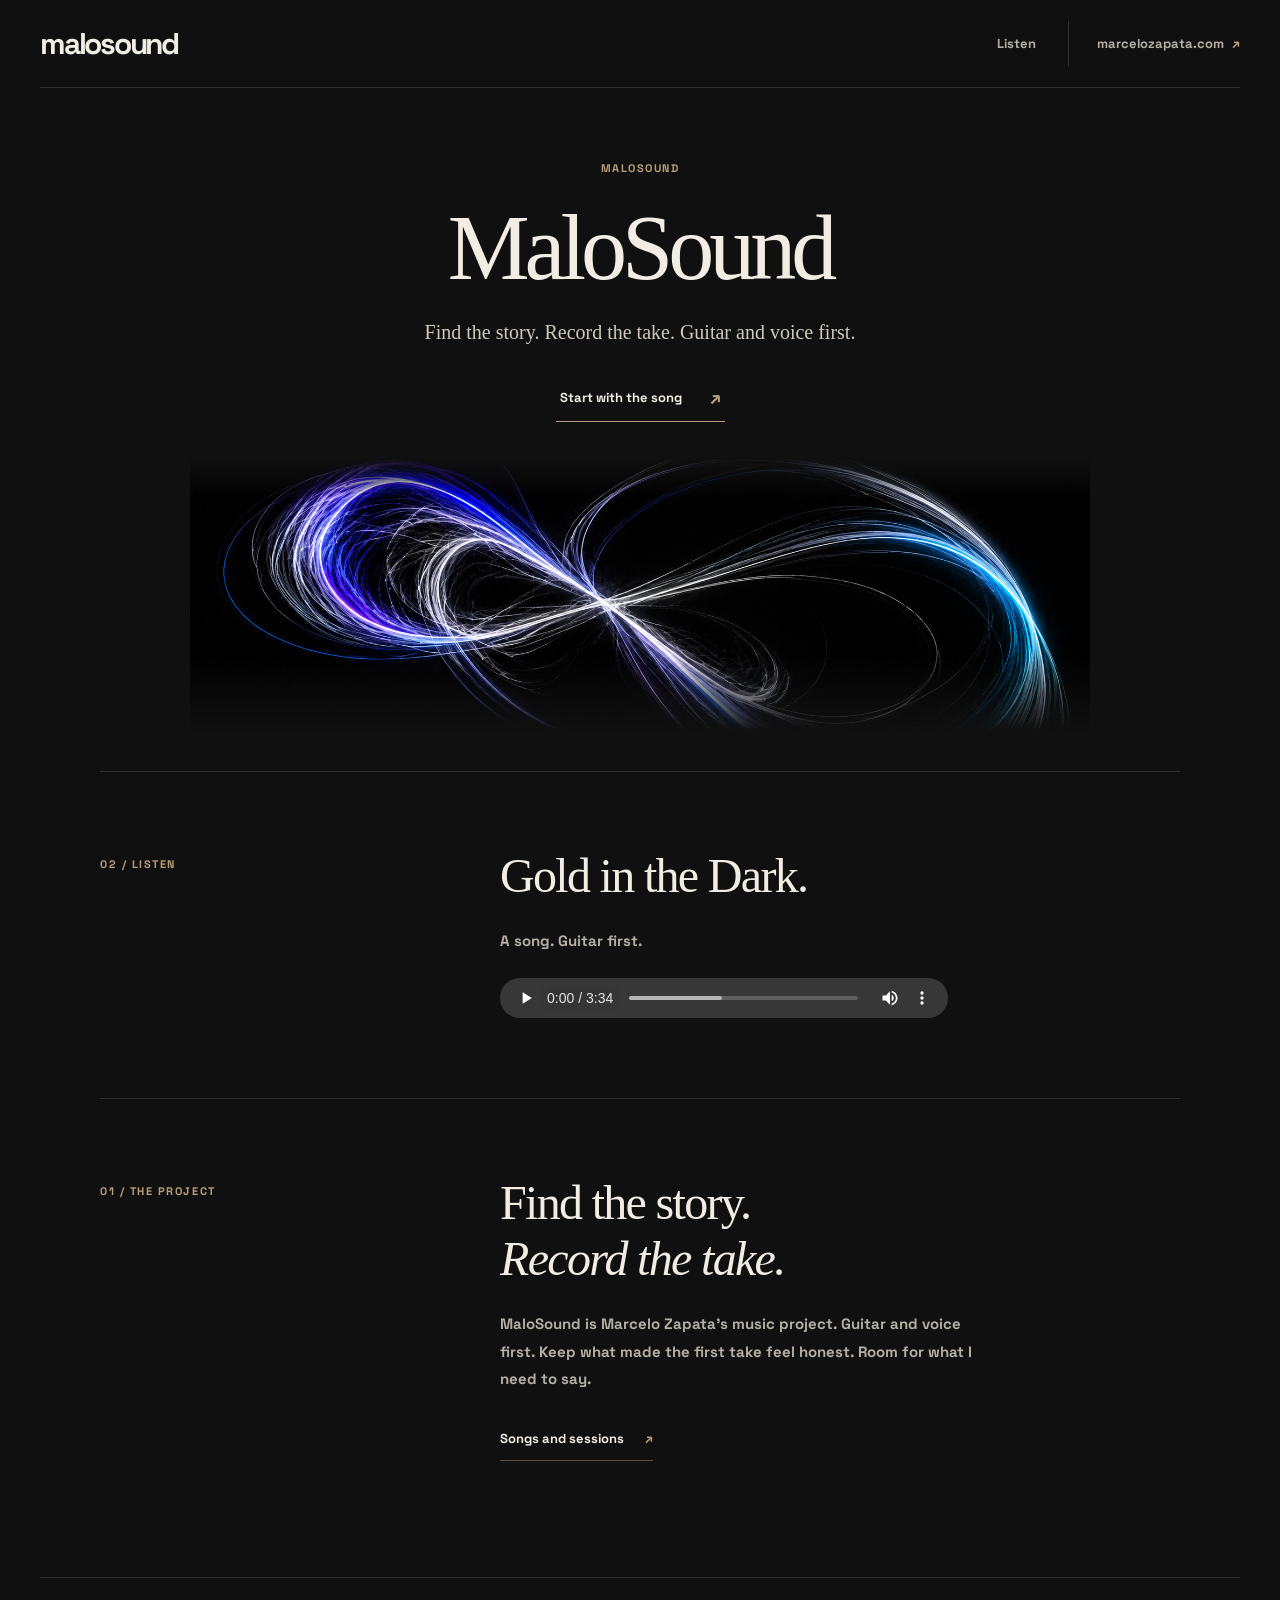
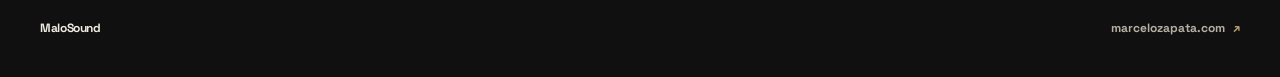
<file: index.html>
<!doctype html>
<html lang="en">
<head>
  <meta charset="utf-8">
  <meta name="viewport" content="width=device-width, initial-scale=1">
  <meta name="theme-color" content="#050608">
  <title>MaloSound</title>
  <meta name="description" content="Find the story. Record the take. Guitar and voice first. Marcelo Zapata’s music project.">
  <link rel="canonical" href="https://malosound.ai/">
  <link rel="stylesheet" href="/site.css?v=gold-20260922">
  <style>
    .track-player { display: block; width: min(100%, 28rem); height: 40px; margin: 8px 0 0; accent-color: #baa078; }
  </style>
  <meta property="og:type" content="website">
  <meta property="og:title" content="MaloSound">
  <meta property="og:description" content="Find the story. Record the take. Guitar and voice first.">
  <meta property="og:url" content="https://malosound.ai/">
  <meta property="og:image" content="https://malosound.ai/assets/brand/malosound-violet-ice-cover.png">
  <meta property="og:image:alt" content="MaloSound luminous filament artwork.">
  <meta name="twitter:card" content="summary_large_image">
  <meta name="twitter:image" content="https://malosound.ai/assets/brand/malosound-violet-ice-cover.png">
</head>
<body class="landing" id="top">
  <a class="skip-link" href="#track">Skip to Gold in the Dark</a>
  <header class="landing-header">
    <a class="landing-wordmark" href="#top" aria-label="MaloSound home">malosound</a>
    <nav aria-label="Main">
      <a href="#track">Listen</a>
      <a href="https://www.marcelozapata.com/">marcelozapata.com <span aria-hidden="true">&#8599;</span></a>
    </nav>
  </header>
  <main>
    <section class="landing-hero" aria-labelledby="landing-title">
      <div class="hero-copy">
        <p class="landing-eyebrow">MaloSound</p>
        <h1 id="landing-title">MaloSound</h1>
        <p class="hero-description">Find the story. Record the take. Guitar and voice first.</p>
        <a class="landing-action" href="#track">Start with the song <span aria-hidden="true">&#8599;</span></a>
      </div>
      <div class="hero-art"><img src="/assets/brand/malosound-violet-ice-cover.png" width="1690" height="952" fetchpriority="high" alt="MaloSound luminous filament artwork. Visual identity."></div>
    </section>
    <section class="landing-about" id="track" aria-labelledby="track-title">
      <p class="landing-eyebrow">02 / Listen</p>
      <div>
        <h2 id="track-title">Gold in the Dark.</h2>
        <p>A song. Guitar first.</p>
        <audio class="track-player" controls preload="metadata" src="/assets/tracks/gold-in-the-dark.mp3">
          <a href="/assets/tracks/gold-in-the-dark.mp3">Gold in the Dark</a>
        </audio>
      </div>
    </section>
    <section class="landing-about" id="about" aria-labelledby="about-title">
      <p class="landing-eyebrow">01 / The project</p>
      <div>
        <h2 id="about-title">Find the story.<br><em>Record the take.</em></h2>
        <p>MaloSound is Marcelo Zapata’s music project. Guitar and voice first. Keep what made the first take feel honest. Room for what I need to say.</p>
        <a class="text-link" href="https://www.marcelozapata.com/">Songs and sessions <span aria-hidden="true">&#8599;</span></a>
      </div>
    </section>
  </main>
  <footer class="landing-footer">
    <span>MaloSound</span>
    <a href="https://www.marcelozapata.com/">marcelozapata.com <span aria-hidden="true">&#8599;</span></a>
  </footer>
</body>
</html>
</file>
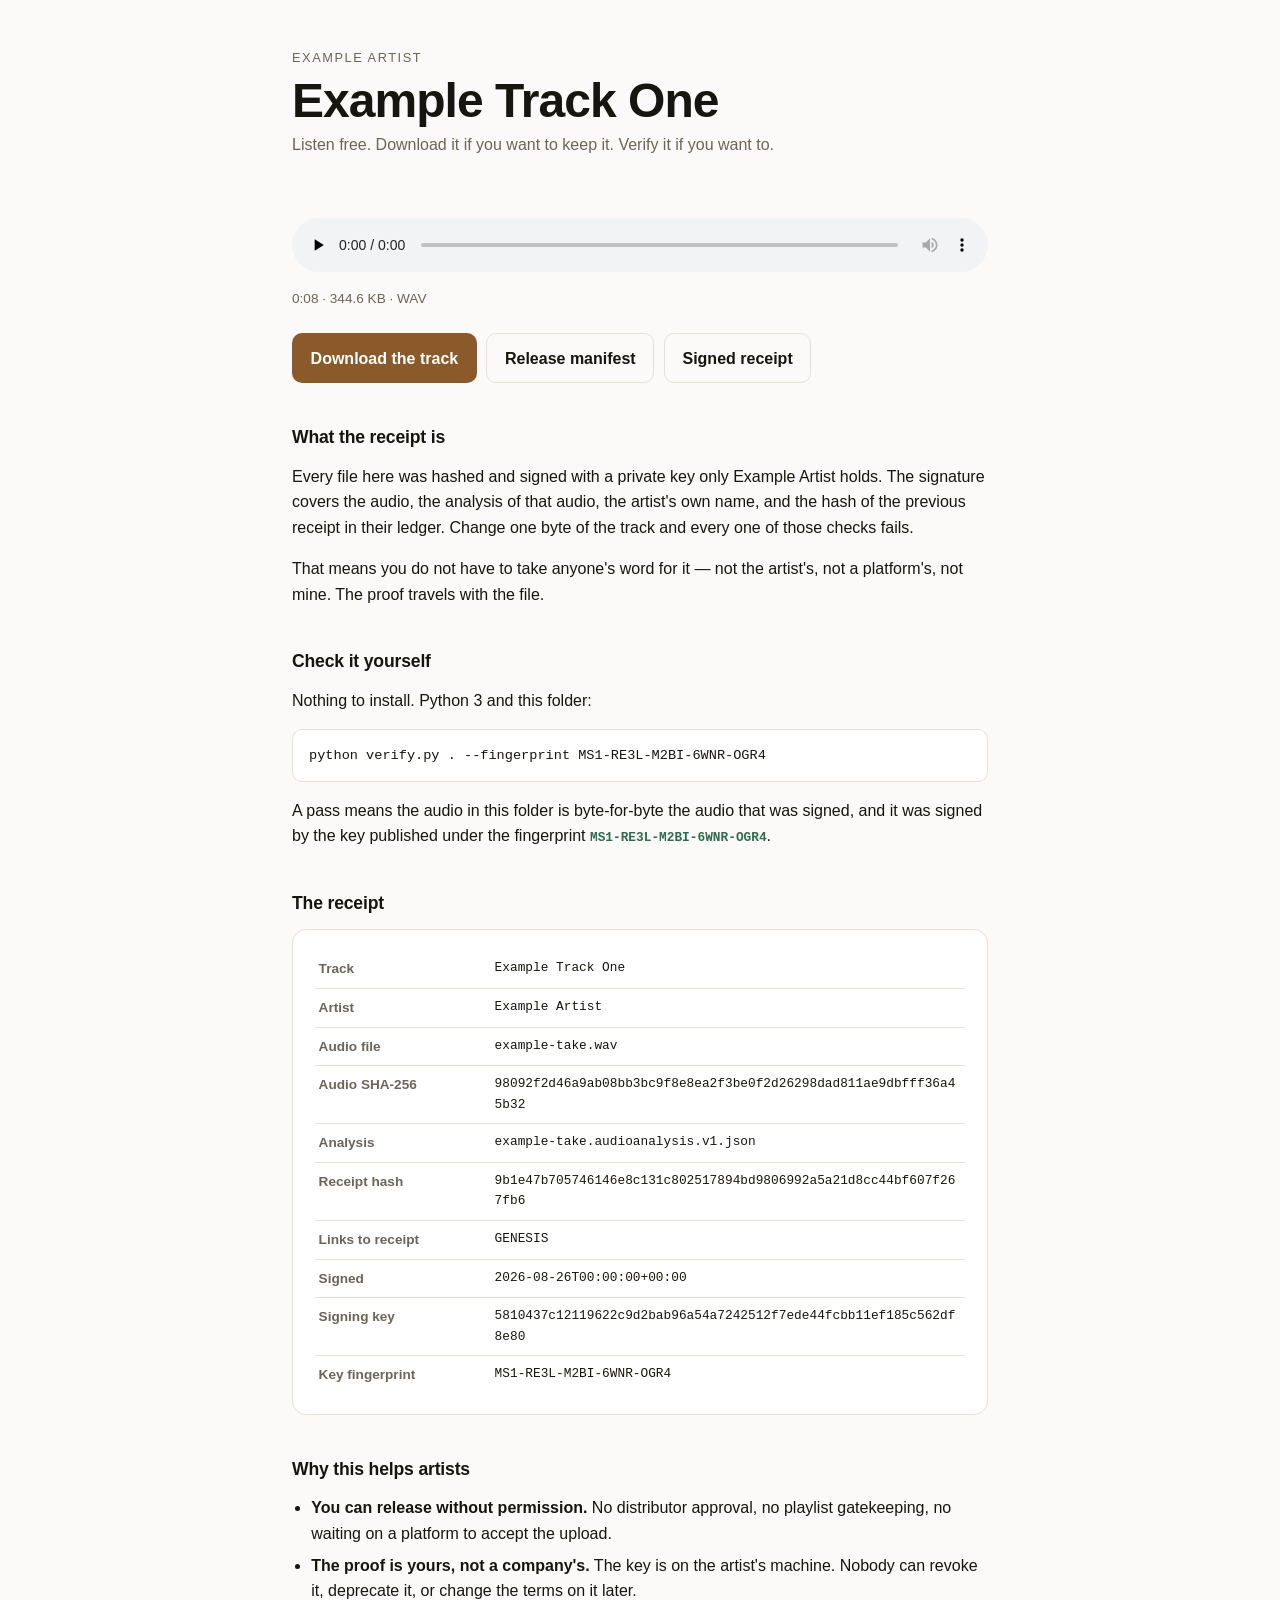
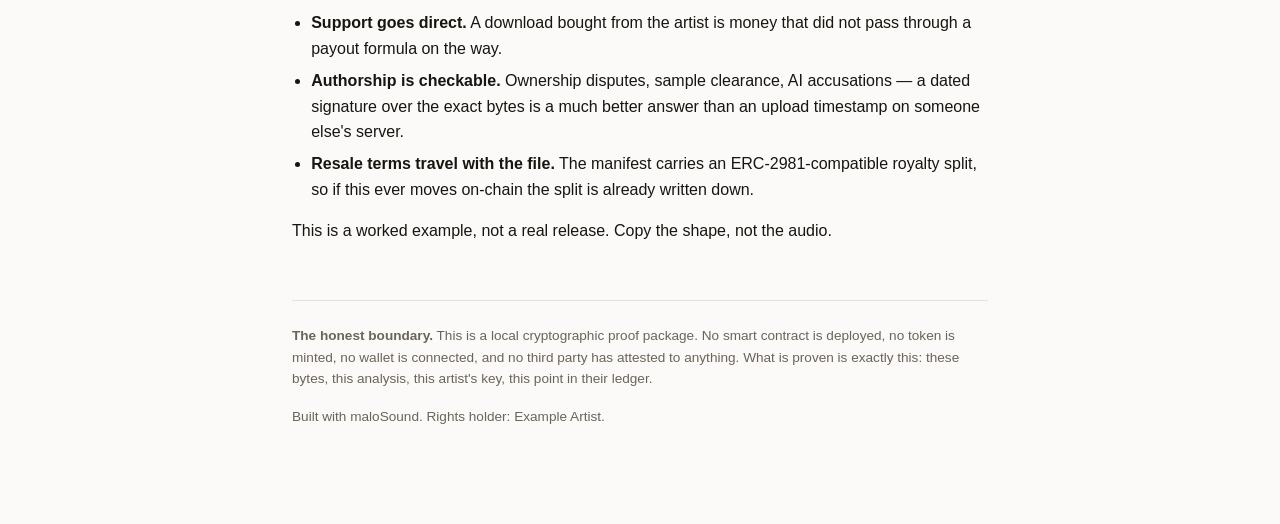
<file: artists/example-artist/releases/example-track-one/index.html>
<!doctype html>
<html lang="en">
<head>
<meta charset="utf-8">
<meta name="viewport" content="width=device-width, initial-scale=1">
<title>Example Track One — Example Artist</title>
<style>
  :root {
    --bg: #fbfaf8; --panel: #ffffff; --ink: #17150f; --muted: #6b6459;
    --line: #e6e1d8; --accent: #8a5a2b; --ok: #2f6b4f;
  }
  @media (prefers-color-scheme: dark) {
    :root {
      --bg: #12100d; --panel: #1a1713; --ink: #f2ece2; --muted: #a49b8c;
      --line: #2c2721; --accent: #d9a05b; --ok: #79c9a0;
    }
  }
  * { box-sizing: border-box; }
  body {
    margin: 0; background: var(--bg); color: var(--ink);
    font: 16px/1.6 ui-sans-serif, -apple-system, "Segoe UI", Roboto, Helvetica, Arial, sans-serif;
  }
  .wrap { max-width: 46rem; margin: 0 auto; padding: 3rem 1.25rem 5rem; }
  header { margin-bottom: 2.5rem; }
  .eyebrow { color: var(--muted); font-size: .8rem; letter-spacing: .12em; text-transform: uppercase; }
  h1 { font-size: clamp(2rem, 6vw, 3rem); line-height: 1.1; margin: .4rem 0 .3rem; letter-spacing: -.02em; }
  h2 { font-size: 1.1rem; margin: 2.5rem 0 .75rem; letter-spacing: -.01em; }
  .by { color: var(--muted); margin: 0; }
  .cover { width: 100%; border-radius: 14px; border: 1px solid var(--line); margin: 1.5rem 0; display: block; }
  audio { width: 100%; margin: 1.25rem 0 .5rem; }
  .meta { color: var(--muted); font-size: .85rem; }
  .actions { display: flex; flex-wrap: wrap; gap: .6rem; margin: 1.5rem 0; }
  .btn {
    display: inline-block; padding: .7rem 1.1rem; border-radius: 10px; text-decoration: none;
    background: var(--accent); color: #fff; font-weight: 600; border: 1px solid transparent;
  }
  .btn.secondary { background: transparent; color: var(--ink); border-color: var(--line); }
  .links { display: flex; flex-wrap: wrap; gap: 1rem; margin-top: .5rem; }
  .link { color: var(--accent); }
  .panel { background: var(--panel); border: 1px solid var(--line); border-radius: 14px; padding: 1.25rem 1.35rem; }
  p { margin: 0 0 1rem; }
  ul { margin: 0 0 1rem; padding-left: 1.2rem; }
  li { margin-bottom: .4rem; }
  .mono { font-family: ui-monospace, SFMono-Regular, Menlo, Consolas, monospace; font-size: .8rem; word-break: break-all; }
  table { width: 100%; border-collapse: collapse; }
  th, td { text-align: left; padding: .5rem .25rem; border-bottom: 1px solid var(--line); vertical-align: top; }
  th { width: 11rem; font-weight: 600; color: var(--muted); font-size: .85rem; }
  tr:last-child th, tr:last-child td { border-bottom: 0; }
  pre {
    background: var(--panel); border: 1px solid var(--line); border-radius: 10px;
    padding: .9rem 1rem; overflow-x: auto; font-size: .85rem; margin: 0 0 1rem;
  }
  .seal { color: var(--ok); font-weight: 600; }
  footer { margin-top: 3.5rem; padding-top: 1.5rem; border-top: 1px solid var(--line); color: var(--muted); font-size: .85rem; }
</style>
</head>
<body>
<div class="wrap">

<header>
  <div class="eyebrow">Example Artist</div>
  <h1>Example Track One</h1>
  <p class="by">Listen free. Download it if you want to keep it. Verify it if you want to.</p>
  
</header>


<audio controls preload="none" src="audio/example-take.wav" type="audio/wav">
  Your browser cannot play this file. Download it below.
</audio>
<p class="meta">0:08 · 344.6 KB · WAV</p>

<div class="actions">
  <a class="btn" href="audio/example-take.wav" download>Download the track</a>
  <a class="btn secondary" href="manifest/example-track-one.release_manifest_v1.json">Release manifest</a>
  <a class="btn secondary" href="ledger/receipt_excerpt.jsonl">Signed receipt</a>
</div>

<h2>What the receipt is</h2>
<p>
  Every file here was hashed and signed with a private key only Example Artist
  holds. The signature covers the audio, the analysis of that audio, the artist's own name,
  and the hash of the previous receipt in their ledger. Change one byte of the track and
  every one of those checks fails.
</p>
<p>
  That means you do not have to take anyone's word for it — not the artist's, not a
  platform's, not mine. The proof travels with the file.
</p>

<h2>Check it yourself</h2>
<p>Nothing to install. Python 3 and this folder:</p>
<pre><code>python verify.py . --fingerprint MS1-RE3L-M2BI-6WNR-OGR4</code></pre>
<p>
  A pass means the audio in this folder is byte-for-byte the audio that was signed,
  and it was signed by the key published under the fingerprint
  <span class="mono seal">MS1-RE3L-M2BI-6WNR-OGR4</span>.
</p>

<h2>The receipt</h2>
<div class="panel">
  <table><tr><th>Track</th><td class="mono">Example Track One</td></tr><tr><th>Artist</th><td class="mono">Example Artist</td></tr><tr><th>Audio file</th><td class="mono">example-take.wav</td></tr><tr><th>Audio SHA-256</th><td class="mono">98092f2d46a9ab08bb3bc9f8e8ea2f3be0f2d26298dad811ae9dbfff36a45b32</td></tr><tr><th>Analysis</th><td class="mono">example-take.audioanalysis.v1.json</td></tr><tr><th>Receipt hash</th><td class="mono">9b1e47b705746146e8c131c802517894bd9806992a5a21d8cc44bf607f267fb6</td></tr><tr><th>Links to receipt</th><td class="mono">GENESIS</td></tr><tr><th>Signed</th><td class="mono">2026-08-26T00:00:00+00:00</td></tr><tr><th>Signing key</th><td class="mono">5810437c12119622c9d2bab96a54a7242512f7ede44fcbb11ef185c562df8e80</td></tr><tr><th>Key fingerprint</th><td class="mono">MS1-RE3L-M2BI-6WNR-OGR4</td></tr></table>
</div>

<h2>Why this helps artists</h2>
<ul>
  <li><strong>You can release without permission.</strong> No distributor approval, no
      playlist gatekeeping, no waiting on a platform to accept the upload.</li>
  <li><strong>The proof is yours, not a company's.</strong> The key is on the artist's
      machine. Nobody can revoke it, deprecate it, or change the terms on it later.</li>
  <li><strong>Support goes direct.</strong> A download bought from the artist is money that
      did not pass through a payout formula on the way.</li>
  <li><strong>Authorship is checkable.</strong> Ownership disputes, sample clearance, AI
      accusations — a dated signature over the exact bytes is a much better answer than
      an upload timestamp on someone else's server.</li>
  <li><strong>Resale terms travel with the file.</strong> The manifest carries an
      ERC-2981-compatible royalty split, so if this ever moves on-chain the split is
      already written down.</li>
</ul>
<p>
  This is a worked example, not a real release. Copy the shape, not the audio.
</p>

<footer>
  <p>
    <strong>The honest boundary.</strong> This is a local cryptographic proof package.
    No smart contract is deployed, no token is minted, no wallet is connected, and no
    third party has attested to anything. What is proven is exactly this: these bytes,
    this analysis, this artist's key, this point in their ledger.
  </p>
  <p>Built with maloSound. Rights holder: Example Artist.</p>
</footer>

</div>
</body>
</html>
</file>
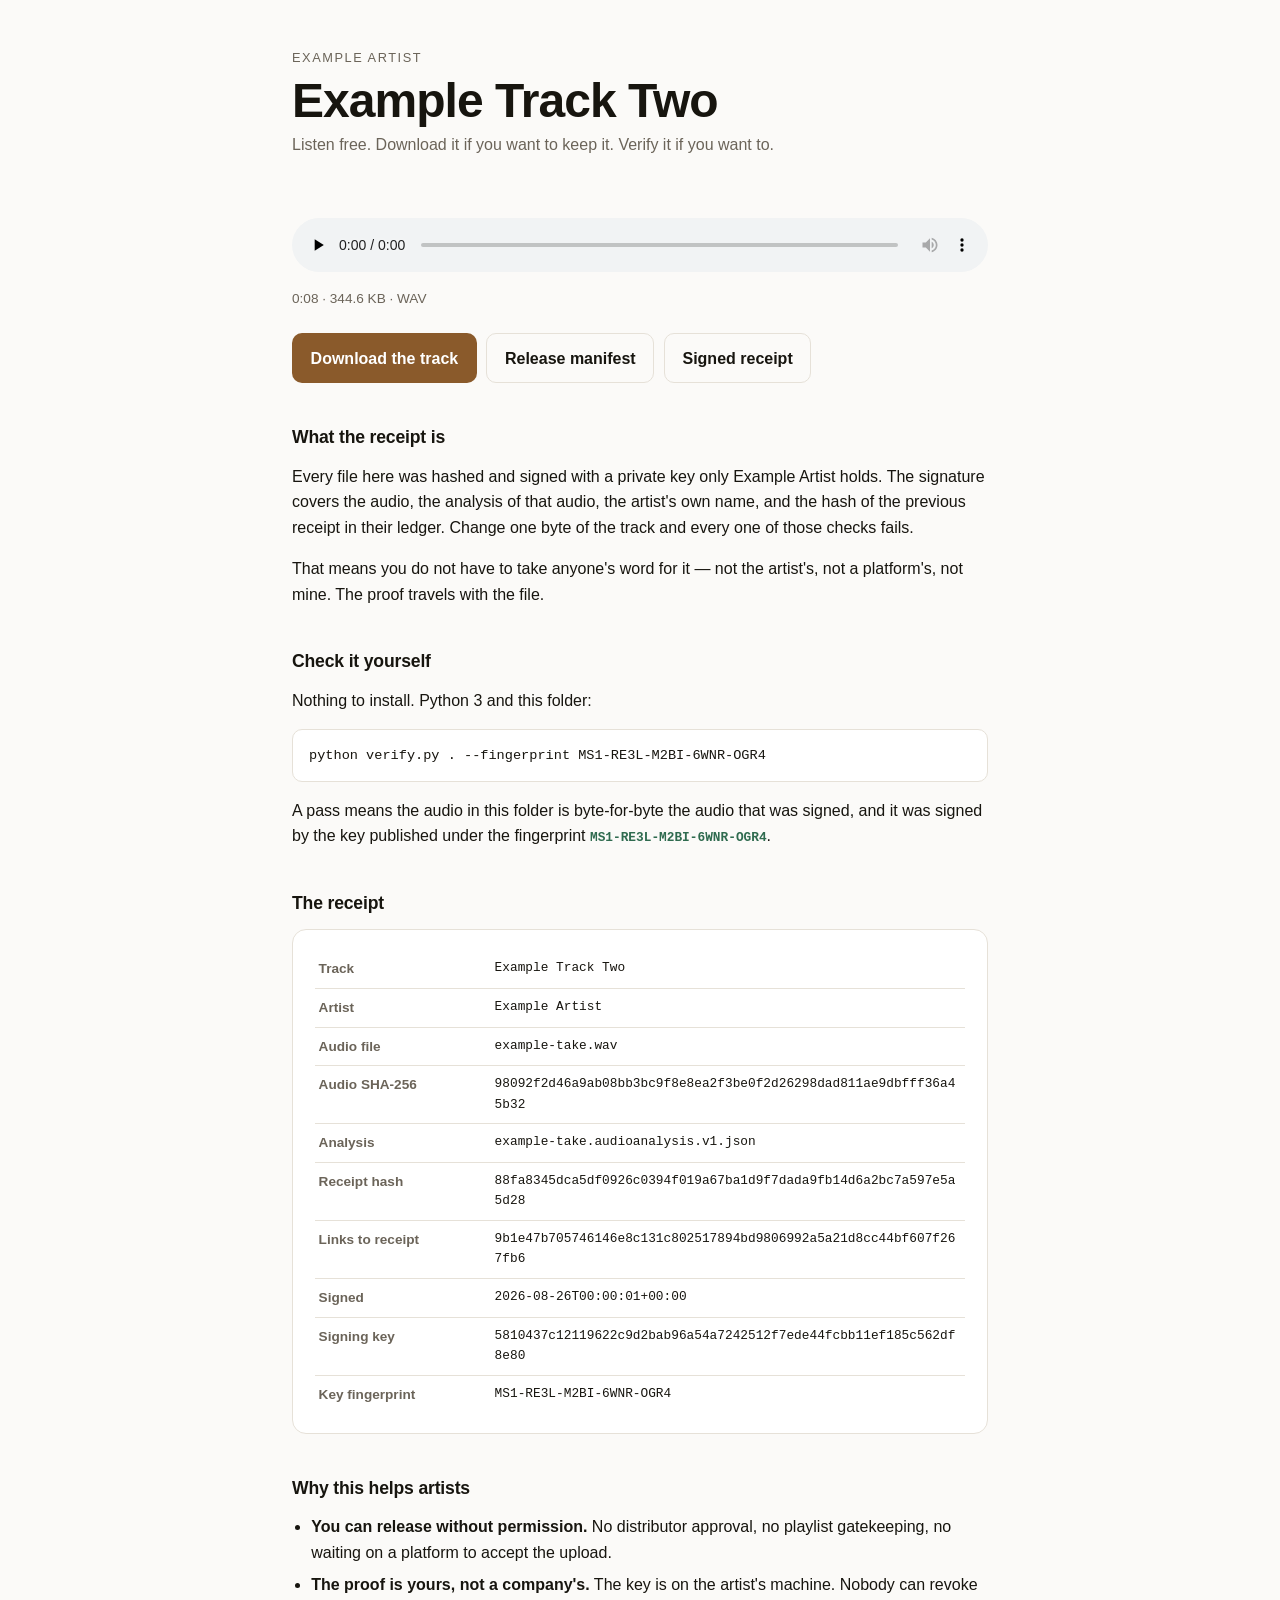
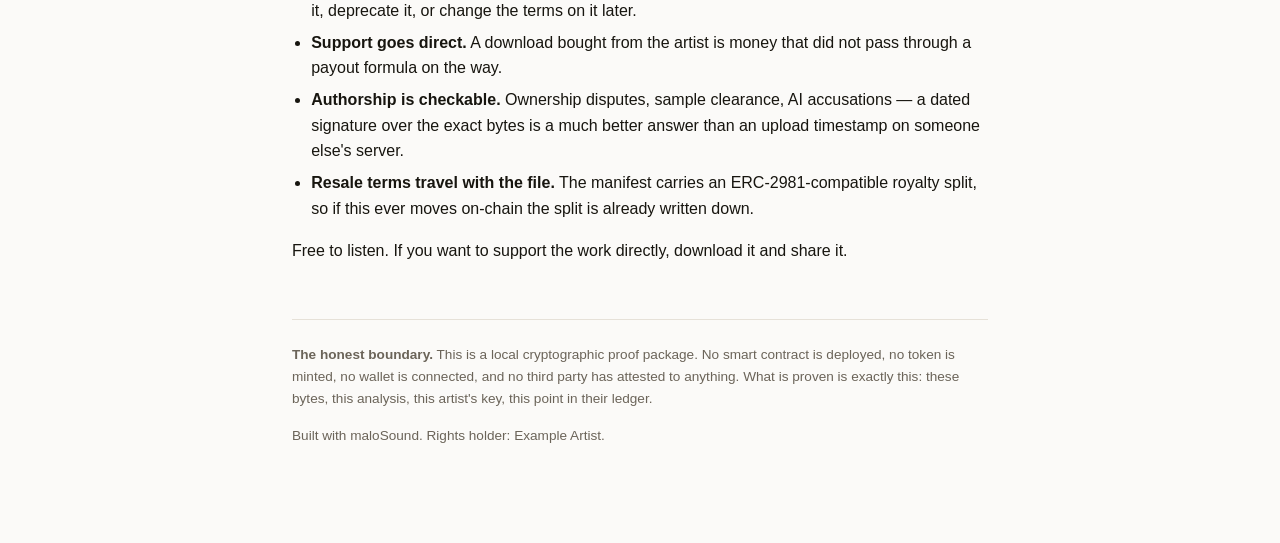
<file: artists/example-artist/releases/example-track-two/index.html>
<!doctype html>
<html lang="en">
<head>
<meta charset="utf-8">
<meta name="viewport" content="width=device-width, initial-scale=1">
<title>Example Track Two — Example Artist</title>
<style>
  :root {
    --bg: #fbfaf8; --panel: #ffffff; --ink: #17150f; --muted: #6b6459;
    --line: #e6e1d8; --accent: #8a5a2b; --ok: #2f6b4f;
  }
  @media (prefers-color-scheme: dark) {
    :root {
      --bg: #12100d; --panel: #1a1713; --ink: #f2ece2; --muted: #a49b8c;
      --line: #2c2721; --accent: #d9a05b; --ok: #79c9a0;
    }
  }
  * { box-sizing: border-box; }
  body {
    margin: 0; background: var(--bg); color: var(--ink);
    font: 16px/1.6 ui-sans-serif, -apple-system, "Segoe UI", Roboto, Helvetica, Arial, sans-serif;
  }
  .wrap { max-width: 46rem; margin: 0 auto; padding: 3rem 1.25rem 5rem; }
  header { margin-bottom: 2.5rem; }
  .eyebrow { color: var(--muted); font-size: .8rem; letter-spacing: .12em; text-transform: uppercase; }
  h1 { font-size: clamp(2rem, 6vw, 3rem); line-height: 1.1; margin: .4rem 0 .3rem; letter-spacing: -.02em; }
  h2 { font-size: 1.1rem; margin: 2.5rem 0 .75rem; letter-spacing: -.01em; }
  .by { color: var(--muted); margin: 0; }
  .cover { width: 100%; border-radius: 14px; border: 1px solid var(--line); margin: 1.5rem 0; display: block; }
  audio { width: 100%; margin: 1.25rem 0 .5rem; }
  .meta { color: var(--muted); font-size: .85rem; }
  .actions { display: flex; flex-wrap: wrap; gap: .6rem; margin: 1.5rem 0; }
  .btn {
    display: inline-block; padding: .7rem 1.1rem; border-radius: 10px; text-decoration: none;
    background: var(--accent); color: #fff; font-weight: 600; border: 1px solid transparent;
  }
  .btn.secondary { background: transparent; color: var(--ink); border-color: var(--line); }
  .links { display: flex; flex-wrap: wrap; gap: 1rem; margin-top: .5rem; }
  .link { color: var(--accent); }
  .panel { background: var(--panel); border: 1px solid var(--line); border-radius: 14px; padding: 1.25rem 1.35rem; }
  p { margin: 0 0 1rem; }
  ul { margin: 0 0 1rem; padding-left: 1.2rem; }
  li { margin-bottom: .4rem; }
  .mono { font-family: ui-monospace, SFMono-Regular, Menlo, Consolas, monospace; font-size: .8rem; word-break: break-all; }
  table { width: 100%; border-collapse: collapse; }
  th, td { text-align: left; padding: .5rem .25rem; border-bottom: 1px solid var(--line); vertical-align: top; }
  th { width: 11rem; font-weight: 600; color: var(--muted); font-size: .85rem; }
  tr:last-child th, tr:last-child td { border-bottom: 0; }
  pre {
    background: var(--panel); border: 1px solid var(--line); border-radius: 10px;
    padding: .9rem 1rem; overflow-x: auto; font-size: .85rem; margin: 0 0 1rem;
  }
  .seal { color: var(--ok); font-weight: 600; }
  footer { margin-top: 3.5rem; padding-top: 1.5rem; border-top: 1px solid var(--line); color: var(--muted); font-size: .85rem; }
</style>
</head>
<body>
<div class="wrap">

<header>
  <div class="eyebrow">Example Artist</div>
  <h1>Example Track Two</h1>
  <p class="by">Listen free. Download it if you want to keep it. Verify it if you want to.</p>
  
</header>


<audio controls preload="none" src="audio/example-take.wav" type="audio/wav">
  Your browser cannot play this file. Download it below.
</audio>
<p class="meta">0:08 · 344.6 KB · WAV</p>

<div class="actions">
  <a class="btn" href="audio/example-take.wav" download>Download the track</a>
  <a class="btn secondary" href="manifest/example-track-two.release_manifest_v1.json">Release manifest</a>
  <a class="btn secondary" href="ledger/receipt_excerpt.jsonl">Signed receipt</a>
</div>

<h2>What the receipt is</h2>
<p>
  Every file here was hashed and signed with a private key only Example Artist
  holds. The signature covers the audio, the analysis of that audio, the artist's own name,
  and the hash of the previous receipt in their ledger. Change one byte of the track and
  every one of those checks fails.
</p>
<p>
  That means you do not have to take anyone's word for it — not the artist's, not a
  platform's, not mine. The proof travels with the file.
</p>

<h2>Check it yourself</h2>
<p>Nothing to install. Python 3 and this folder:</p>
<pre><code>python verify.py . --fingerprint MS1-RE3L-M2BI-6WNR-OGR4</code></pre>
<p>
  A pass means the audio in this folder is byte-for-byte the audio that was signed,
  and it was signed by the key published under the fingerprint
  <span class="mono seal">MS1-RE3L-M2BI-6WNR-OGR4</span>.
</p>

<h2>The receipt</h2>
<div class="panel">
  <table><tr><th>Track</th><td class="mono">Example Track Two</td></tr><tr><th>Artist</th><td class="mono">Example Artist</td></tr><tr><th>Audio file</th><td class="mono">example-take.wav</td></tr><tr><th>Audio SHA-256</th><td class="mono">98092f2d46a9ab08bb3bc9f8e8ea2f3be0f2d26298dad811ae9dbfff36a45b32</td></tr><tr><th>Analysis</th><td class="mono">example-take.audioanalysis.v1.json</td></tr><tr><th>Receipt hash</th><td class="mono">88fa8345dca5df0926c0394f019a67ba1d9f7dada9fb14d6a2bc7a597e5a5d28</td></tr><tr><th>Links to receipt</th><td class="mono">9b1e47b705746146e8c131c802517894bd9806992a5a21d8cc44bf607f267fb6</td></tr><tr><th>Signed</th><td class="mono">2026-08-26T00:00:01+00:00</td></tr><tr><th>Signing key</th><td class="mono">5810437c12119622c9d2bab96a54a7242512f7ede44fcbb11ef185c562df8e80</td></tr><tr><th>Key fingerprint</th><td class="mono">MS1-RE3L-M2BI-6WNR-OGR4</td></tr></table>
</div>

<h2>Why this helps artists</h2>
<ul>
  <li><strong>You can release without permission.</strong> No distributor approval, no
      playlist gatekeeping, no waiting on a platform to accept the upload.</li>
  <li><strong>The proof is yours, not a company's.</strong> The key is on the artist's
      machine. Nobody can revoke it, deprecate it, or change the terms on it later.</li>
  <li><strong>Support goes direct.</strong> A download bought from the artist is money that
      did not pass through a payout formula on the way.</li>
  <li><strong>Authorship is checkable.</strong> Ownership disputes, sample clearance, AI
      accusations — a dated signature over the exact bytes is a much better answer than
      an upload timestamp on someone else's server.</li>
  <li><strong>Resale terms travel with the file.</strong> The manifest carries an
      ERC-2981-compatible royalty split, so if this ever moves on-chain the split is
      already written down.</li>
</ul>
<p>
  Free to listen. If you want to support the work directly, download it and share it.
</p>

<footer>
  <p>
    <strong>The honest boundary.</strong> This is a local cryptographic proof package.
    No smart contract is deployed, no token is minted, no wallet is connected, and no
    third party has attested to anything. What is proven is exactly this: these bytes,
    this analysis, this artist's key, this point in their ledger.
  </p>
  <p>Built with maloSound. Rights holder: Example Artist.</p>
</footer>

</div>
</body>
</html>
</file>
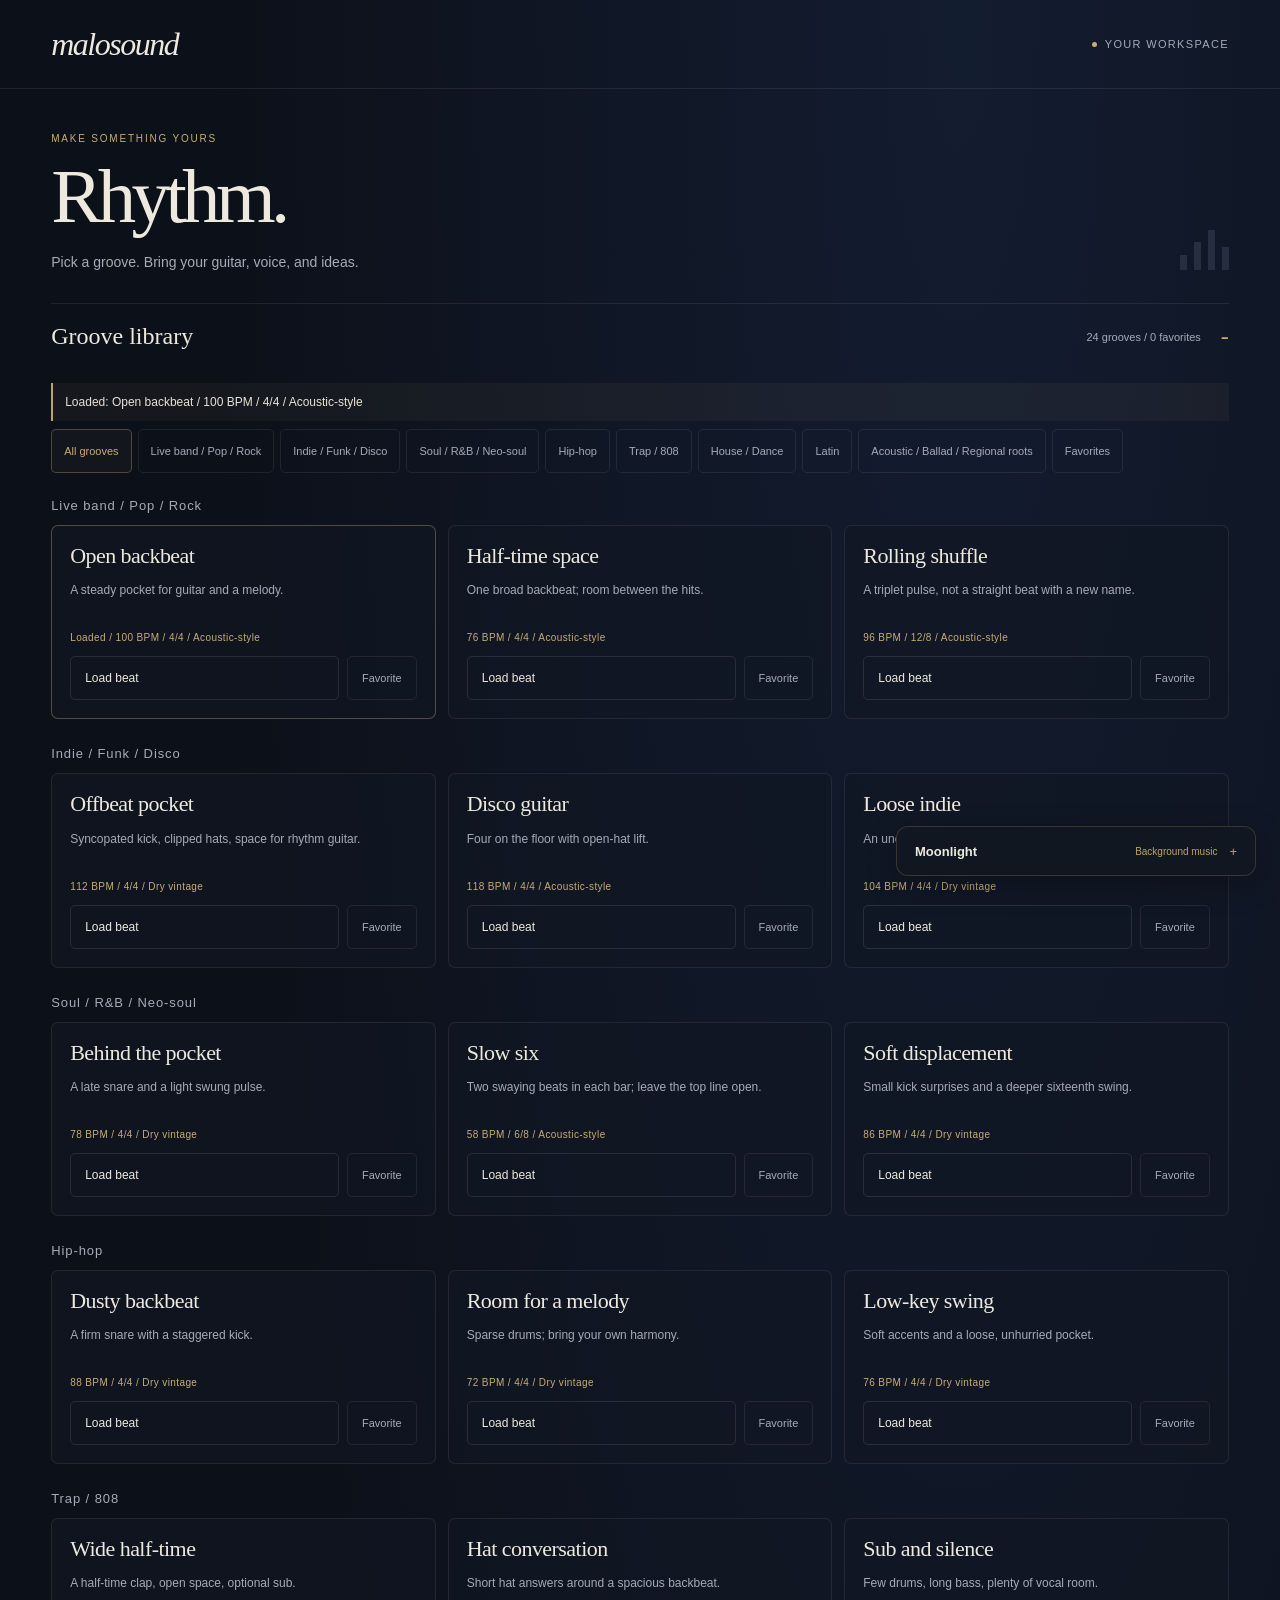
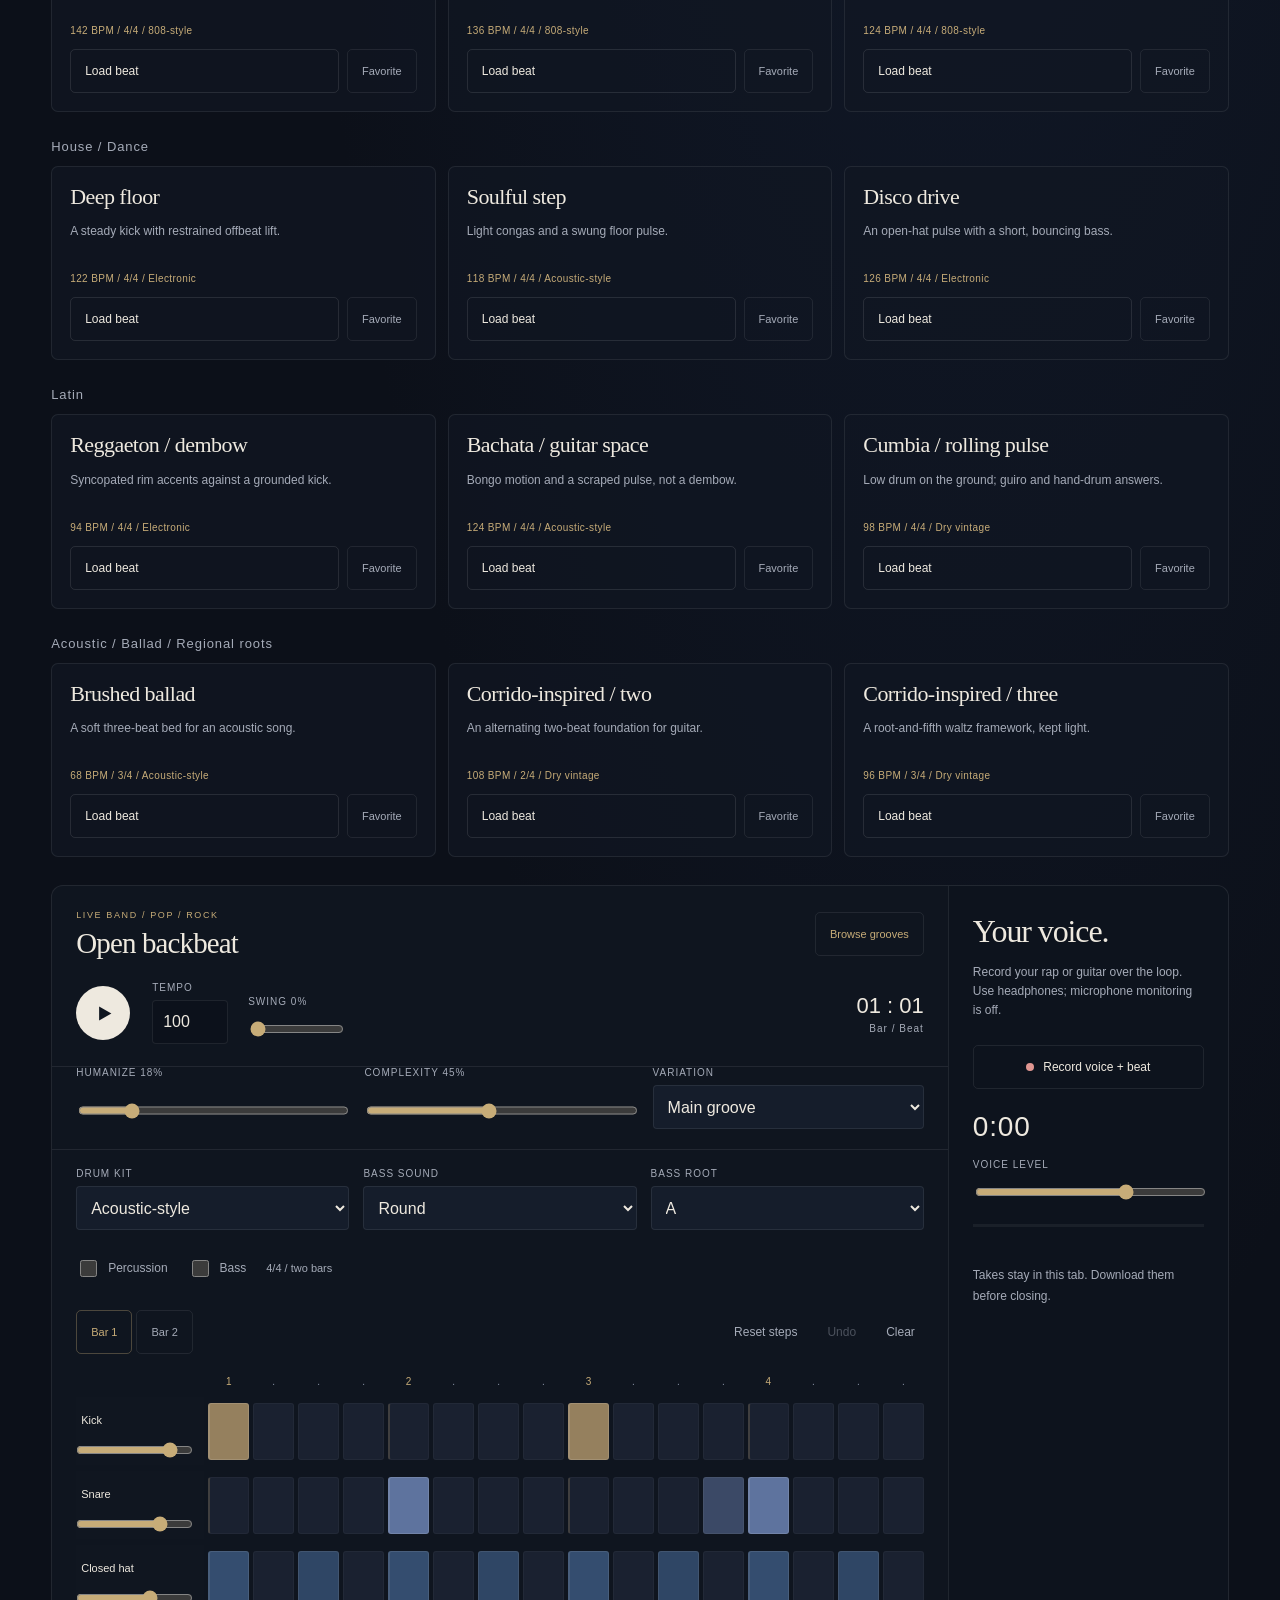
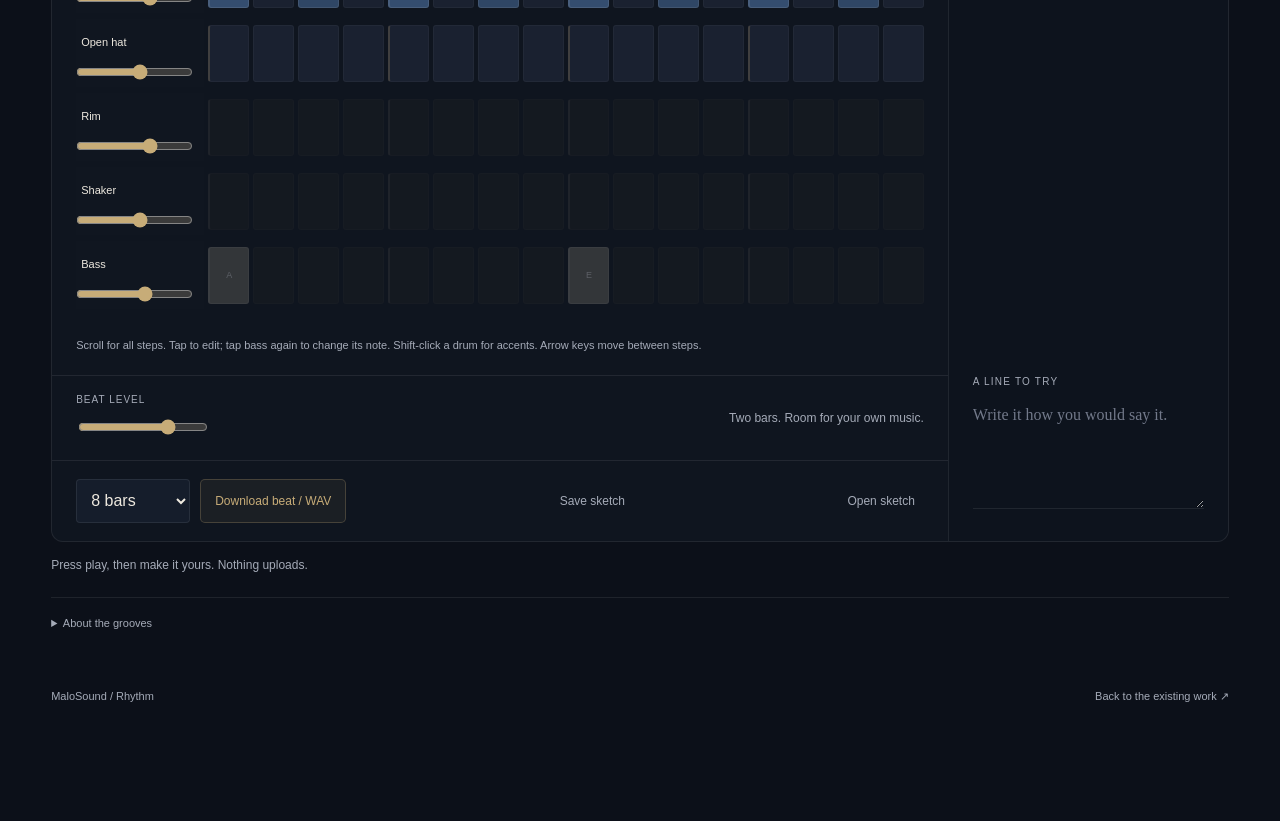
<file: beat-room.html>
<!doctype html>
<html lang="en">
<head>
  <meta charset="utf-8">
  <meta name="viewport" content="width=device-width, initial-scale=1">
  <meta name="color-scheme" content="dark">
  <meta name="description" content="24 grooves for guitar, singing, and rap. Explore eight musical directions, choose your kit, record an idea, and export it to your DAW.">
  <link rel="canonical" href="https://malosound.ai/beat-room.html">
  <title>MaloSound / Rhythm</title>
  <style>
    :root{--paper:#eee9df;--soft:#a5abb8;--gold:#c7ac78;--blue:#304d9b;--line:#ffffff14;--bg:#0c1019;--panel:#111723;--red:#e09692;font-family:"Trebuchet MS",Verdana,sans-serif;color:var(--paper);background:var(--bg)}
    *{box-sizing:border-box}body{margin:0;background:radial-gradient(ellipse at 75% 0%,#1c2d4e70,transparent 55%),var(--bg);min-height:100vh}button,input,select{font:inherit}button,a,input,select{touch-action:manipulation}button,select{color:inherit}button{cursor:pointer}button:disabled{opacity:.4;cursor:not-allowed}a{color:inherit}button:focus-visible,a:focus-visible,input:focus-visible,select:focus-visible{outline:2px solid var(--gold);outline-offset:4px}button{border:1px solid var(--line);background:transparent;min-height:44px;border-radius:5px;padding:0 14px}button:hover:not(:disabled){border-color:#c7ac7870;background:#ffffff05}select{background:#151d2b;border:1px solid var(--line);border-radius:4px;padding:10px 28px 10px 10px;min-height:44px}input[type=range]{accent-color:var(--gold);width:100%;min-height:26px}input[type=number]{width:76px;min-height:44px;color:var(--paper);border:1px solid var(--line);border-radius:4px;background:#0c111b;padding:8px 10px;font-variant-numeric:tabular-nums}p{line-height:1.6}header,main,footer{max-width:1320px;margin:auto;padding-left:clamp(20px,4vw,60px);padding-right:clamp(20px,4vw,60px)}header{display:flex;align-items:center;justify-content:space-between;gap:20px;padding-top:28px;padding-bottom:28px;border-bottom:1px solid var(--line)}.wordmark{text-decoration:none;font:italic 32px/1 Georgia,serif;letter-spacing:-1.5px}.local{display:flex;align-items:center;gap:8px;font-size:11px;color:var(--soft);letter-spacing:.12em;text-transform:uppercase}.local:before{content:"";width:5px;height:5px;border-radius:50%;background:var(--gold)}.intro{padding:42px 0 30px;display:flex;justify-content:space-between;align-items:end;gap:22px}.eyebrow{font-size:10px;letter-spacing:.18em;text-transform:uppercase;color:var(--gold);margin:0 0 12px}h1{font:400 clamp(46px,6vw,78px)/1 Georgia,serif;letter-spacing:-.06em;margin:0}.intro p:last-child{color:var(--soft);font-size:14px;margin:15px 0 0}.pulse-display{display:flex;gap:7px;align-items:end;height:48px;padding-bottom:3px}.pulse-display i{display:block;width:7px;height:15px;background:#8f9ab02b}.pulse-display i:nth-child(2){height:28px}.pulse-display i:nth-child(3){height:40px}.pulse-display i:nth-child(4){height:23px}.pulse-display i.active{background:var(--gold)}.workspace{display:grid;grid-template-columns:minmax(0,1fr) 280px;border:1px solid var(--line);border-radius:12px;overflow:hidden;background:#101620e0}.music{min-width:0}.transport{padding:22px 24px;display:flex;align-items:center;gap:22px;border-bottom:1px solid var(--line)}.play{background:var(--paper);color:#101620;border:0;width:54px;height:54px;padding:0;border-radius:50%;display:grid;place-items:center;flex-shrink:0}.play:hover:not(:disabled){background:var(--gold);color:#101620}.play svg{width:21px;height:21px;fill:currentColor}.timing{display:flex;gap:20px;align-items:end;flex-wrap:wrap}.control{display:grid;gap:7px}.control label,.control-label{font-size:10px;color:var(--soft);letter-spacing:.1em;text-transform:uppercase}.swing{width:94px}.position{margin-left:auto;white-space:nowrap;text-align:right;font-variant-numeric:tabular-nums}.position strong{font-size:22px;font-weight:400}.position span{display:block;font-size:10px;color:var(--soft);letter-spacing:.1em;margin-top:4px}.pattern-tools{display:flex;gap:12px;align-items:center;flex-wrap:wrap;padding:20px 24px 8px}.pattern-tools select{min-width:150px}.pattern-tools .key{min-width:74px}.pattern-tools label{color:var(--soft);font-size:12px}.quiet{border-color:transparent;font-size:12px;color:var(--soft);padding:0 8px}.pattern-tools .spacer{flex:1}.sequencer-scroll{overflow-x:auto;padding:14px 24px 22px;scrollbar-color:#4c5364 transparent;scrollbar-width:thin}.sequencer{min-width:638px}.step-head,.track{display:grid;grid-template-columns:94px repeat(16,minmax(25px,1fr));gap:5px;align-items:center}.step-head{margin-bottom:10px}.step-head>span{text-align:center;font-size:10px;color:#8690a3}.step-head>span.beat-number{color:var(--gold)}.track{margin-bottom:9px}.track-name{display:flex;flex-direction:column;gap:2px;align-items:flex-start;justify-content:center;border:0;padding:0 5px;min-height:42px;border-radius:0;font-size:12px;text-align:left}.track-name small{font-size:9px;color:var(--soft);font-variant-numeric:tabular-nums}.track-name[aria-pressed=false]{color:#6a7283;text-decoration:line-through}.pad{min-height:43px;height:43px;padding:0;border:1px solid #ffffff09;background:#1a2130;border-radius:3px;position:relative;font-size:9px;color:var(--paper);font-variant-numeric:tabular-nums}.pad.beat-start{border-left:2px solid #c7ac7838}.pad[aria-pressed=true]{background:var(--tone);border-color:#ffffff25}.pad.playhead:after{content:"";position:absolute;left:4px;right:4px;bottom:4px;height:2px;background:var(--paper);box-shadow:0 0 8px #ffffff80}.pad[aria-pressed=true]:hover:not(:disabled){background:var(--tone);filter:brightness(1.15)}.grid-hint{margin:0 24px 20px;color:var(--soft);font-size:11px}.mix{display:flex;gap:20px;align-items:center;padding:18px 24px;border-top:1px solid var(--line)}.mix .control{width:130px}.mix .sound-label{font-size:12px;color:var(--soft);margin-left:auto}.exports{border-top:1px solid var(--line);display:flex;gap:10px;padding:18px 24px;align-items:center;flex-wrap:wrap}.exports select{min-width:80px}.export{background:#c7ac7811;border-color:#c7ac7840;color:var(--gold);font-size:12px}.exports .quiet{margin-left:auto}.voice{padding:28px 24px;border-left:1px solid var(--line);background:#0c111b60;display:flex;flex-direction:column}.voice h2{font:400 32px/1.1 Georgia,serif;margin:0;letter-spacing:-.035em}.voice>p{color:var(--soft);font-size:12px;margin:14px 0 25px}.record{width:100%;display:flex;align-items:center;justify-content:center;gap:9px;font-size:12px}.record-dot{width:8px;height:8px;background:var(--red);border-radius:50%;flex-shrink:0}.record.is-recording{border-color:#e0969260;color:#edb7b4}.record.is-recording .record-dot{border-radius:1px}.record-clock{font-size:28px;font-variant-numeric:tabular-nums;letter-spacing:.03em;margin:22px 0 16px}.mic-control{margin:0 0 24px}.meter{height:3px;background:#ffffff0e;margin-top:10px;overflow:hidden}.meter-fill{height:100%;width:0;background:var(--gold)}.take{border-top:1px solid var(--line);padding:16px 0}.take-head{display:flex;justify-content:space-between;align-items:center;gap:5px;font-size:12px}.take audio{width:100%;height:36px;margin-top:12px}.take a{font-size:11px;color:var(--gold);text-underline-offset:4px}.take .quiet{min-height:30px}.takes-note{font-size:11px;color:var(--soft);line-height:1.7;margin-top:16px}.status{min-height:45px;padding:14px 0;color:var(--soft);font-size:12px;line-height:1.6}.fine-print{border-top:1px solid var(--line);padding:16px 0;margin-top:8px;color:var(--soft);font-size:11px;line-height:1.7}.fine-print summary{cursor:pointer;min-height:35px}.fine-print p{max-width:75ch}.scratch{margin-top:28px}.scratch label{font-size:10px;color:var(--soft);letter-spacing:.12em;text-transform:uppercase}.scratch textarea{font:16px/1.7 Georgia,serif;background:transparent;color:var(--paper);border:0;border-bottom:1px solid var(--line);width:100%;min-height:120px;resize:vertical;padding:12px 0;outline-offset:4px}.scratch textarea::placeholder{color:#72798a}.voice .scratch{margin-top:auto;padding-top:25px}footer{display:flex;justify-content:space-between;align-items:center;gap:20px;padding-top:25px;padding-bottom:30px;color:var(--soft);font-size:11px}footer a{text-decoration:none}.sr-only{position:absolute;width:1px;height:1px;padding:0;margin:-1px;overflow:hidden;clip:rect(0,0,0,0);white-space:nowrap;border:0}@media(max-width:1100px){.workspace{grid-template-columns:minmax(0,1fr)}.voice{border-left:0;border-top:1px solid var(--line);display:grid;grid-template-columns:1fr 1fr;gap:12px 35px}.voice>p{margin:0}.voice h2,.voice>p{grid-column:1/-1}.voice .record-clock{margin:0;text-align:right}.voice .scratch{grid-column:1/-1;margin-top:0;padding-top:0}.mic-control{margin-bottom:0}.takes{grid-column:1/-1}.takes-note{margin:0}.voice .record{max-width:270px}}@media(max-width:600px){header{padding-top:20px;padding-bottom:20px}.wordmark{font-size:28px}.local{font-size:9px}.intro{padding-top:30px}.intro p:last-child{font-size:12px;max-width:220px}.pulse-display{gap:5px}.transport{padding:17px 16px;gap:14px}.timing{gap:12px}.swing{width:70px}.position strong{font-size:18px}.position span{font-size:8px}.play{width:46px;height:46px}.pattern-tools{padding:15px 16px 4px;gap:8px}.pattern-tools select{min-width:134px}.pattern-tools .key{min-width:67px}.pattern-tools .spacer{display:none}.sequencer-scroll{padding:14px 16px 18px}.sequencer{min-width:712px}.grid-hint{margin-left:16px;margin-right:16px;font-size:10px}.mix,.exports{padding:16px;gap:10px}.mix .control{width:106px}.mix .sound-label{font-size:10px;max-width:100px;text-align:right}.exports .quiet{margin-left:0}.voice{padding:23px 18px;column-gap:16px}.voice>p{max-width:290px}.voice .record{padding:0 10px}.voice .record-clock{font-size:25px}.takes-note{font-size:10px}.pattern-tools label{font-size:10px}.control label,.control-label{font-size:9px}.status{font-size:11px}footer{font-size:10px}.exports select{min-width:73px}.exports .quiet{padding:0 4px}}@media(prefers-reduced-motion:reduce){*{scroll-behavior:auto!important}}
  </style>
  <link rel="stylesheet" href="/assets/beat-room/library.css?v=grooves-1">
<link rel="stylesheet" href="/assets/beat-room/listening.css">
</head>
<body>
  <header><a class="wordmark" href="index.html">malosound</a><span class="local">Your workspace</span></header>
  <main>
    <section class="intro" aria-labelledby="title"><div><p class="eyebrow">Make something yours</p><h1 id="title">Rhythm.</h1><p>Pick a groove. Bring your guitar, voice, and ideas.</p></div><div class="pulse-display" aria-hidden="true"><i></i><i></i><i></i><i></i></div></section>
    <details class="library" id="library" open><summary>Groove library <span id="library-count">24 grooves / 8 directions</span></summary><div class="filters" id="genre-filters" role="group" aria-label="Musical directions"></div><div id="groove-library"></div></details>
    <div class="workspace" id="workspace">
      <section class="music" aria-label="Beat maker">
        <div class="selected-groove"><div><p class="eyebrow" id="groove-category">Live band / Pop / Rock</p><h2 id="groove-name">Open backbeat</h2></div><button id="browse">Browse grooves</button></div>
        <div class="transport">
          <button class="play" id="play" aria-label="Play beat" aria-pressed="false"><svg viewBox="0 0 24 24" aria-hidden="true"><path d="M7 4v16l14-8z"/></svg></button>
          <div class="timing"><div class="control"><label for="bpm">Tempo</label><input data-edit id="bpm" type="number" min="40" max="200" value="92" inputmode="numeric"></div><div class="control swing"><label for="swing">Swing <output id="swing-value">8%</output></label><input data-edit id="swing" type="range" min="0" max="40" value="8"></div></div>
          <div class="position"><strong id="bar">01 : 01</strong><span>Bar / Beat</span></div>
        </div>
        <div class="feel"><div class="control"><label for="human">Humanize <output id="human-value">18%</output></label><input data-edit id="human" type="range" min="0" max="100" value="18"></div><div class="control"><label for="complexity">Complexity <output id="complexity-value">45%</output></label><input data-edit id="complexity" type="range" min="0" max="100" value="45"></div><div class="control variation-control"><label for="variation">Variation</label><select data-edit id="variation"><option value="main">Main groove</option><option value="open">More space</option><option value="turn">Turnaround</option></select></div></div>
        <div class="sound-options"><div class="control"><label for="kit">Drum kit</label><select data-edit id="kit"><option value="acoustic">Acoustic-style</option><option value="vintage">Dry vintage</option><option value="electronic">Electronic</option><option value="808">808-style</option></select></div><div class="control bass-sound"><label for="bass-sound">Bass sound</label><select data-edit id="bass-sound"><option value="round">Round</option><option value="pluck">Plucked</option><option value="808">808 sub</option></select></div><div class="control"><label for="root">Bass root</label><select data-edit id="root"><option value="33">A</option><option value="34">A#</option><option value="35">B</option><option value="36">C</option><option value="37">C#</option><option value="38">D</option><option value="39">D#</option><option value="40">E</option><option value="41">F</option><option value="42">F#</option><option value="43">G</option><option value="44">G#</option></select></div></div>
        <div class="optional"><label><input data-edit id="percussion" type="checkbox">Percussion</label><label><input data-edit id="bass-enabled" type="checkbox">Bass</label><span class="meter-label" id="meter">4/4 / two bars</span></div>
        <div class="pattern-tools"><div class="bar-switch" role="group" aria-label="Edit bar"><button data-bar="0" aria-pressed="true">Bar 1</button><button data-bar="1" aria-pressed="false">Bar 2</button></div><button data-edit class="quiet" id="reset-groove">Reset steps</button><button data-edit class="quiet" id="undo" disabled>Undo</button><button data-edit class="quiet" id="clear">Clear</button></div>
        <div class="sequencer-scroll" tabindex="0" role="region" aria-label="Drum and bass steps. Scroll horizontally to see the full bar."><div class="sequencer" id="sequencer"></div></div>
        <p class="grid-hint">Scroll for all steps. Tap to edit; tap bass again to change its note. Shift-click a drum for accents. Arrow keys move between steps.</p>
        <div class="mix"><div class="control"><label for="level">Beat level</label><input id="level" type="range" min="0" max="100" value="72"></div><span class="sound-label">Two bars. Room for your own music.</span></div>
        <div class="exports"><label class="sr-only" for="length">Export length</label><select id="length"><option value="4">4 bars</option><option value="8" selected>8 bars</option><option value="16">16 bars</option><option value="32">32 bars</option></select><button class="export" id="export">Download beat / WAV</button><button class="quiet" id="save">Save sketch</button><button class="quiet" id="open">Open sketch</button><input id="file" type="file" accept="application/json,.json" hidden></div>
      </section>
      <aside class="voice" aria-labelledby="voice-title"><h2 id="voice-title">Your voice.</h2><p>Record your rap or guitar over the loop. Use headphones; microphone monitoring is off.</p><button class="record" id="record"><span class="record-dot" aria-hidden="true"></span><span id="record-label">Record voice + beat</span></button><div class="record-clock" id="record-clock" role="timer" aria-label="Recording time">0:00</div><div class="control mic-control"><label for="mic-level">Voice level</label><input id="mic-level" type="range" min="0" max="150" value="100"><div class="meter" aria-hidden="true"><div class="meter-fill" id="meter-fill"></div></div></div><p class="takes-note">Takes stay in this tab. Download them before closing.</p><div class="takes" id="takes"></div><div class="scratch"><label for="words">A line to try</label><textarea id="words" placeholder="Write it how you would say it." spellcheck="true" aria-label="Your lyric ideas"></textarea></div></aside>
    </div>
    <div class="status" id="status" role="status" aria-live="polite">Press play, then make it yours. Nothing uploads.</div>
    <details class="fine-print"><summary>About the grooves</summary><p>Original songwriting starting points, not copies of songs or definitive versions of entire musical traditions. All kits, including the acoustic-style kit, are synthesized rather than sampled from a drum kit. Choose a groove for its rhythm and a kit for its sound; 808 bass is a separate choice.</p><p>Every pattern spans two bars. BPM counts quarter notes in 2/4, 3/4, and 4/4; dotted quarters in 6/8 and 12/8. Swing alternates subdivision lengths. Humanization adds repeatable, small timing and velocity differences. Complexity adds or removes ornaments; your manual step edits take priority. Turnaround adds an ending to the second bar.</p><p>Your sketch, words, and favorites stay in this browser when storage is available. Save sketch exports them; old Rhythm sketches can still be opened. WAV exports contain the beat with a sound tail; recorded takes contain your microphone and beat together. Microphone access starts only when you press Record. Download takes before closing. Browser input latency can affect vocal timing. This is not a replacement for your DAW.</p><p>No AI audio service, accounts, or external sound downloads. The tools are built with AI; you make the music.</p><p>Rhythm background: <a href="https://learningmusic.ableton.com/make-beats/backbeats.html" target="_blank" rel="noopener noreferrer">Ableton / backbeats</a> and <a href="https://pulse.berklee.edu/?id=4&amp;lesson=377" target="_blank" rel="noopener noreferrer">Berklee / rhythmic foundations</a>.</p></details>
  </main>
  <footer><span>MaloSound / Rhythm</span><a href="index.html">Back to the existing work &#8599;</a></footer>
  <script type="module" src="/assets/beat-room/app.mjs"></script>
<script type="module" src="/assets/beat-room/listening.mjs"></script>
</body>
</html>
</file>
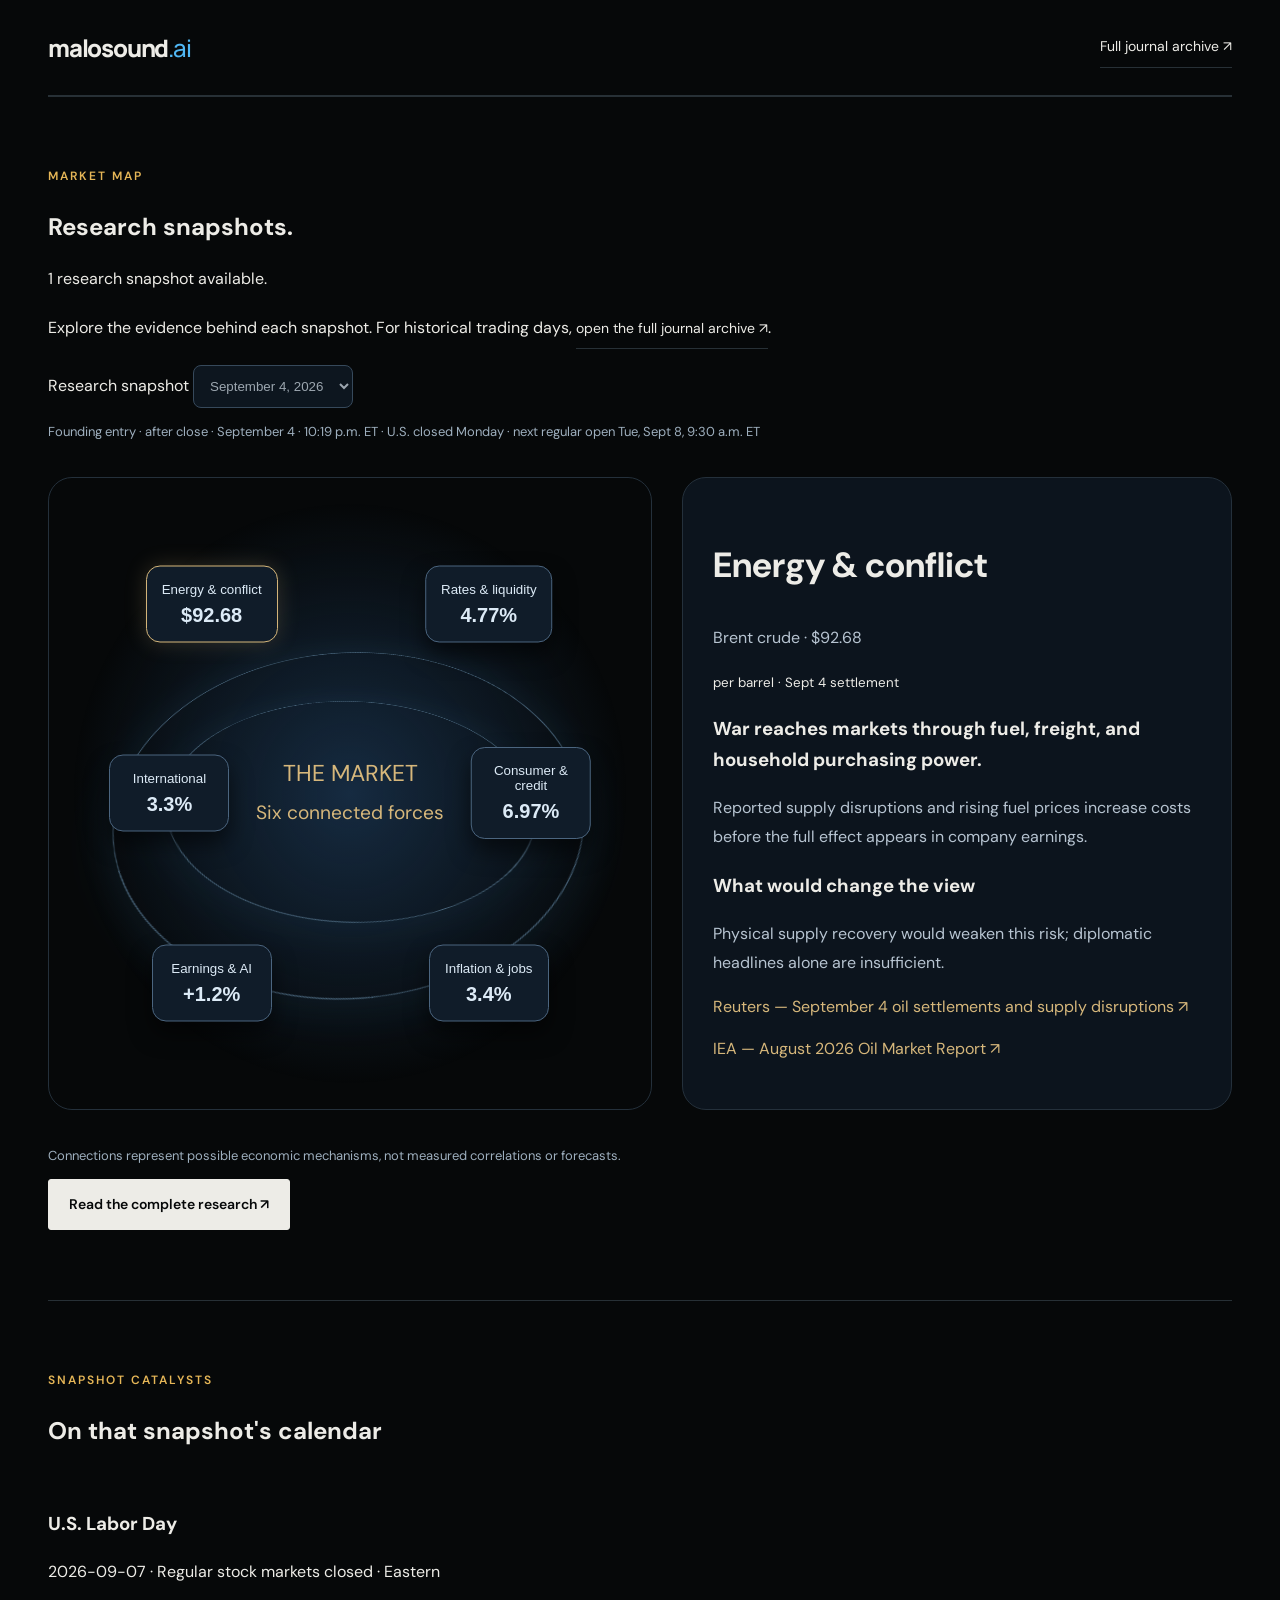
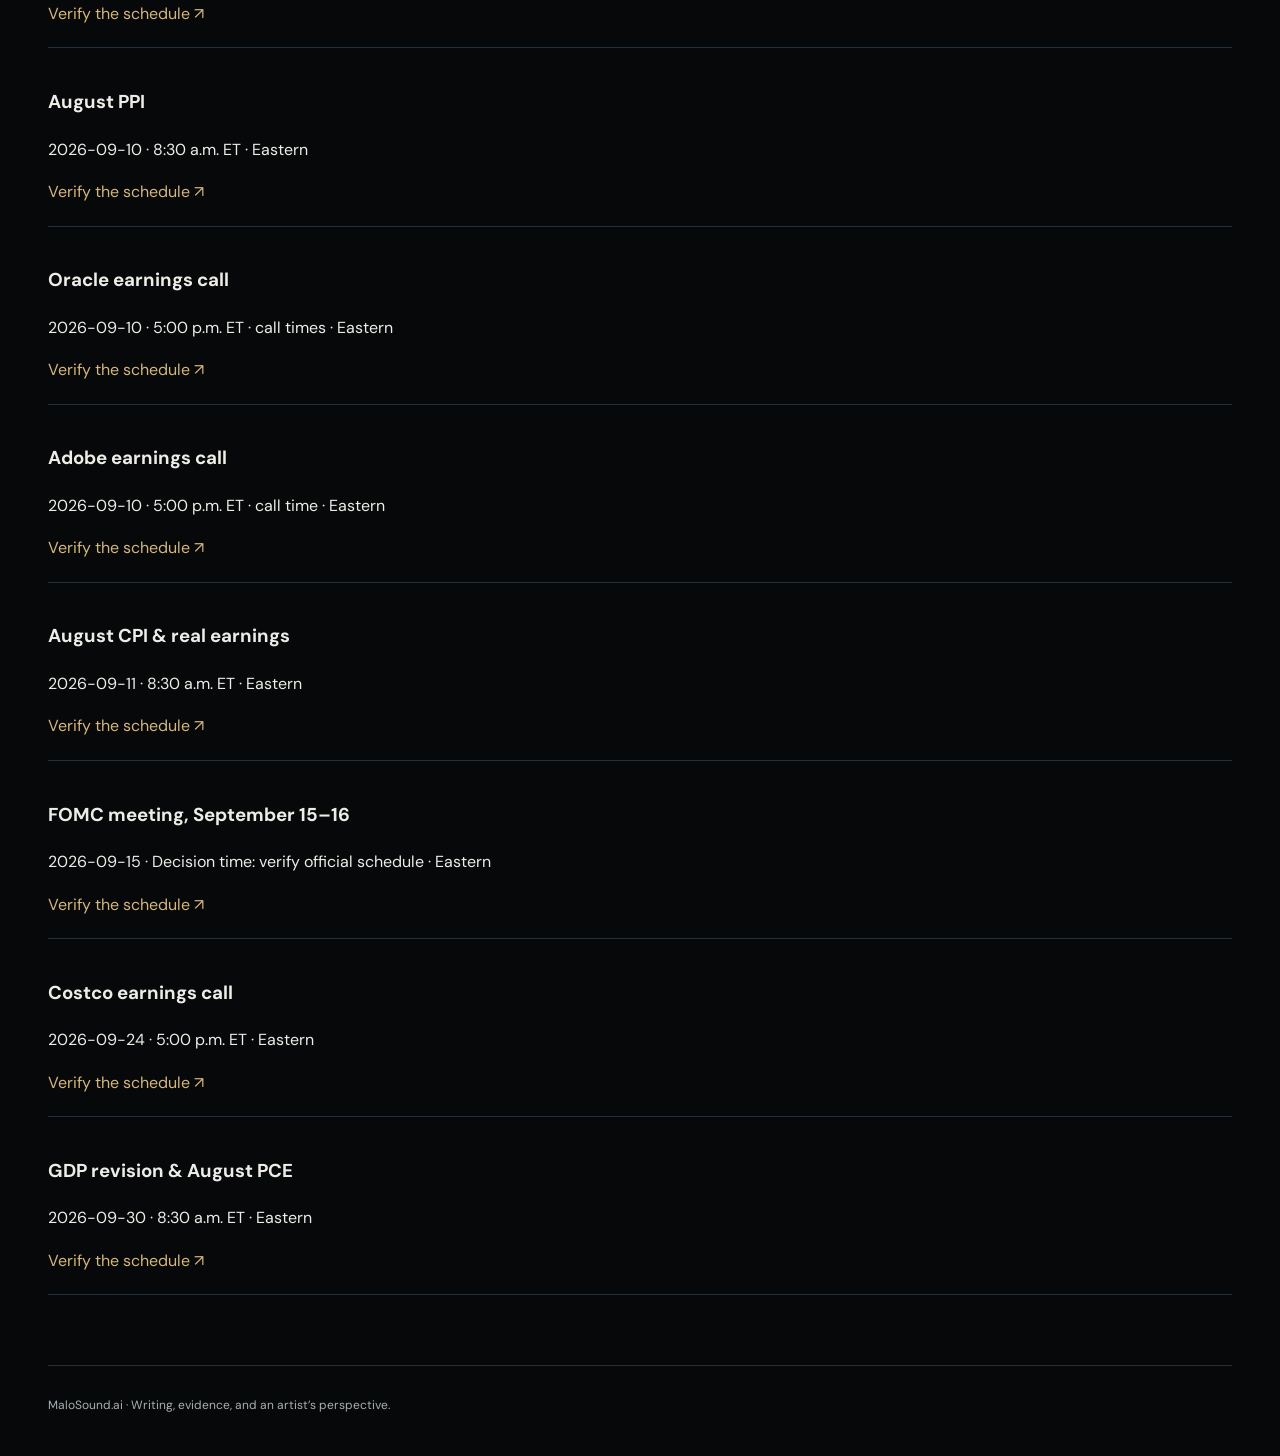
<file: market-map.html>
<!doctype html><html lang="en"><head><meta charset="utf-8"><meta name="viewport" content="width=device-width,initial-scale=1"><meta name="description" content="Source-backed research snapshots from MaloSound. Find historical trading days in the separate journal archive."><title>Research snapshots — MaloSound.ai</title><link rel="stylesheet" href="journal.css"><style>
.map-layout[hidden]{display:none}.map-layout{display:grid;grid-template-columns:1.1fr 1fr;gap:30px;margin:35px 0}.orbit{position:relative;min-height:540px;background:radial-gradient(ellipse,#162b41,transparent 65%);border:1px solid #24303b;border-radius:24px;perspective:900px}.ring{position:absolute;inset:20%;border:1px solid #48647a;border-radius:50%;transform:rotateX(55deg) rotateZ(-25deg);box-shadow:0 0 50px #2c6a8c22}.ring.second{inset:12%;transform:rotateX(45deg) rotateZ(30deg)}.core{position:absolute;left:50%;top:50%;transform:translate(-50%,-50%);text-align:center;color:#d6b77b;font-size:23px}.force{position:absolute;transform:translate(-50%,-50%);padding:15px;background:#101c29;color:#dceaf6;border:1px solid #4b657f;border-radius:14px;cursor:pointer;box-shadow:0 12px 22px #0008;min-width:120px}.force[aria-pressed=true]{border-color:#d6b77b;box-shadow:0 0 22px #d6b77b33}.force strong{display:block;margin-top:7px;font-size:20px}.focus{padding:30px;border:1px solid #24303b;border-radius:24px;background:#0c141d}.focus h2{font-size:35px}.focus p{line-height:1.8;color:#b7c4d1}.focus a{display:block;margin:16px 0;color:#d6b77b}.map-note{color:#9eafbe;font-size:13px}.map-select{background:#101c29;color:#dceaf6;padding:12px;border:1px solid #4b657f;border-radius:8px}.catalyst{padding:20px 0;border-bottom:1px solid #24303b}.catalyst a{color:#d6b77b}@media(max-width:800px){.map-layout{grid-template-columns:1fr}.orbit{min-height:470px}.force{min-width:100px;padding:10px;font-size:12px}.force strong{font-size:16px}}
</style></head><body><div class="wrap"><header class="topbar"><a class="wordmark" href="/">malosound<span>.ai</span></a><a href="/#journal" class="text-link">Full journal archive ↗</a></header><main><section class="section"><div class="eyebrow gold">Market map</div><h1>Research snapshots.</h1><p id="snapshot-count" role="status">1 research snapshot available.</p><p>Explore the evidence behind each snapshot. For historical trading days, <a class="text-link" href="/#journal">open the full journal archive ↗</a>.</p><label>Research snapshot <select id="date" class="map-select" aria-label="Research snapshot date" aria-describedby="snapshot-count" disabled></select></label><p id="snapshot-request" class="map-note" role="status"></p><p id="cutoff" class="map-note"></p><div class="map-layout"><div class="orbit" id="orbit"><div class="ring" aria-hidden="true"></div><div class="ring second" aria-hidden="true"></div><div class="core">THE MARKET<br><small>Six connected forces</small></div></div><article class="focus" id="focus" aria-live="polite"></article></div><p class="map-note">Connections represent possible economic mechanisms, not measured correlations or forecasts.</p><a id="report" class="button" href="reports/2026-09-04.html">Read the complete research ↗</a></section><section class="section" id="catalysts"><div class="eyebrow gold">Snapshot catalysts</div><h2>On that snapshot&apos;s calendar</h2><div id="events"></div></section></main><footer class="footer">MaloSound.ai · Writing, evidence, and an artist’s perspective.</footer></div><script src="market-map.js" defer></script></body></html>
</file>
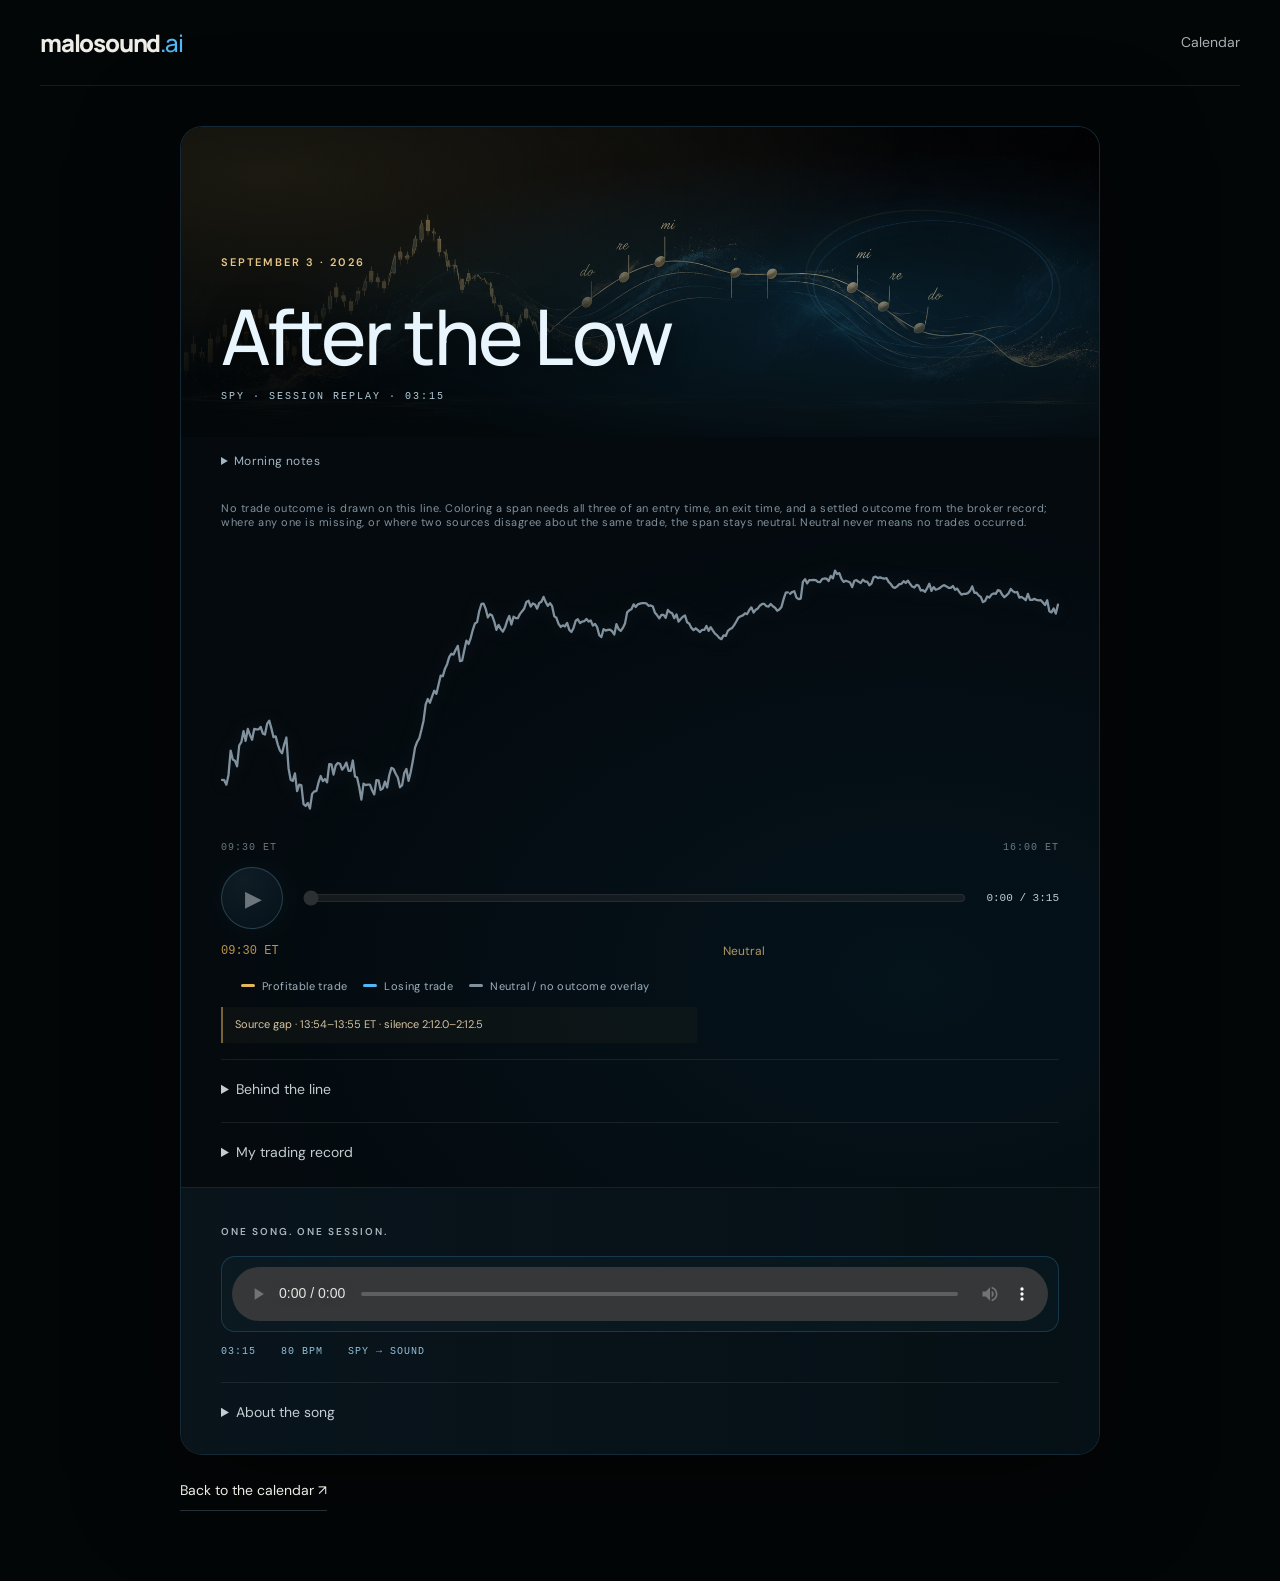
<file: reports/2026-09-03-spy-song.html>
<!doctype html><html lang="en"><head><meta charset="utf-8"><meta name="viewport" content="width=device-width,initial-scale=1"><meta name="description" content="MaloSound journal for 2026-09-03: the morning thought, SPY’s observed line, and an original 3:15 instrumental."><title>September 3 · After the Low — MaloSound.ai</title><link rel="stylesheet" href="/journal.css"><link rel="canonical" href="https://malosound.ai/reports/2026-09-03-spy-song.html"></head><body class="art-home"><a class="skip" href="#main">Skip to content</a><div class="wrap"><header class="topbar"><a class="wordmark" href="/">malosound<span>.ai</span></a><nav class="nav" aria-label="Main navigation"><a href="/#journal">Calendar</a></nav></header><main id="main" class="standalone-journal"><div class="standalone-art" aria-hidden="true"></div><article class="day-entry" data-trade-result="unrecorded"><header class="day-heading session-cover"><div class="cover-aura" aria-hidden="true"></div><div class="cover-orbit" aria-hidden="true"></div><div class="cover-copy"><span class="eyebrow gold">September 3 · 2026</span><h1>After the Low</h1><p class="day-subtitle">SPY · SESSION REPLAY · 03:15</p></div></header><section class="journal-chapter chapter-01"><div class="chapter-label"><span class="chapter-number gold">01</span><h2 class="eyebrow gold">Before the open</h2></div><details class="morning-fold"><summary>Morning notes</summary><p class="entry-status">Reconstructed afterward · 08:29 ET source cutoff</p><h3>Quiet futures, a high bar.</h3><details class="journal-details"><summary>Notes + sources</summary><p>Mixed earnings and renewed oil pressure framed a quiet futures market. Friday&#x27;s jobs report remained ahead.</p><p>Reconstructed afterward using information available by September 3, 08:29 ET. No contemporaneous MaloSound forecast exists for this morning.</p><p>At 07:04 ET, S&amp;P 500 futures were down 0.02% and Nasdaq 100 futures were down 0.17%. Reuters&#x27; 07:47 update described mixed earnings, renewed Middle East tensions and rising oil; Broadcom&#x27;s forecast weighed on technology sentiment.</p><p>What to watch: whether SPY&#x27;s early move gains support across sectors, and whether oil and Treasury yields reinforce or contradict that move. These are reconstructed observation questions, not predictions.</p><p>The August jobs report was scheduled for Friday, September 4, at 08:30 ET. Payrolls, unemployment, wages and revisions were still ahead; no later result is used here.</p><p>Prepared / added: 2026-09-04T23:44:34-04:00</p><a class="text-link" href="https://www.marketscreener.com/news/wall-st-futures-tepid-as-middle-east-tensions-keep-investors-wary-ce7858d3d181f627">Reuters / MarketScreener — September 3 premarket report ↗</a><a class="text-link" href="https://www.bls.gov/news.release/archives/empsit_08072026.htm">BLS — archived August 7 release announcing the September 4 jobs schedule ↗</a></details></details></section><section class="journal-chapter chapter-02"><div class="chapter-label"><span class="chapter-number gold">02</span><h2 class="eyebrow gold">The line the day drew</h2></div><div class="trade-strip"><span class="trade-result">No trade outcome is drawn on this line. Coloring a span needs all three of an entry time, an exit time, and a settled outcome from the broker record; where any one is missing, or where two sources disagree about the same trade, the span stays neutral. Neutral never means no trades occurred.</span></div><figure class="session-drawing" data-timeline-src="/assets/charts/2026-09-03-timeline.json"><div class="drawing-stage"><img src="/assets/charts/2026-09-03-line.svg" width="1000" height="340" alt="SPY minute line for September 3, 09:30 to 16:00 ET; breaks mark 13:54–13:55 ET. No trade outcome is drawn on this line. Coloring a span needs all three of an entry time, an exit time, and a settled outcome from the broker record; where any one is missing, or where two sources disagree about the same trade, the span stays neutral. Neutral never means no trades occurred."></div><figcaption class="drawing-times"><span>09:30 ET</span><span>16:00 ET</span></figcaption></figure><div class="exec-legend" role="img" aria-label="Trade outcome color key"><span class="exec-key"><i style="background:#e5b657"></i>Profitable trade</span><span class="exec-key"><i style="background:#50b8f5"></i>Losing trade</span><span class="exec-key"><i style="background:#81929e"></i>Neutral / no outcome overlay</span></div><p class="data-gap">Source gap · 13:54–13:55 ET · silence 2:12.0–2:12.5</p><details class="journal-details"><summary>Behind the line</summary><p>SPY · Minute line · September 3, 2026</p><p>Missing source data: 13:54–13:55 ET. The line breaks there; the song leaves space at 2:12.0–2:12.5. No price or volume was filled in.</p><p>Observed first-minute open at boundary 0; minute closes at end boundaries. Gap 13:54–13:55 is not joined. The 13:55 boundary uses the genuinely observed next bar open. Boundary 390 uses the attributed vendor daily close, not a separate 16:00 print.</p><p>The line joins observed boundaries without smoothing. It is not the exact intraminute tick path. Height is scaled to this session’s observed high and low; shapes across dates do not compare absolute price ranges.</p><p>Observed minute volume totals 36,127,884 shares, 82.99% of the vendor daily total. No missing volume is invented; musical dynamics use observed volumes only.</p><p>Observed minute open: $768.43; vendor daily open: $767.90. Observed minute low: $767.47; daily low: $767.45. These source discrepancies remain unresolved.</p><p>The final anchor is the vendor daily close of $773.17, not a separate 16:00 intraday print; the last minute closes at $773.11.</p><a class="text-link" href="/assets/charts/2026-09-03-spy-data.json">View the source observations ↗</a></details><details class="journal-details"><summary>My trading record</summary><p>No trade outcome is drawn on this line. Coloring a span needs all three of an entry time, an exit time, and a settled outcome from the broker record; where any one is missing, or where two sources disagree about the same trade, the span stays neutral. Neutral never means no trades occurred.</p><p>Execution not reviewed</p></details></section><section class="journal-chapter chapter-03"><div class="chapter-label"><span class="chapter-number gold">03</span><h2 class="eyebrow gold">The day, in another key</h2></div><p class="eyebrow blue">One song. One session.</p><div class="journal-player"><audio controls preload="metadata" aria-label="Listen to After the Low" src="https://github.com/marcelozap/malosound/releases/download/spy-song-2026-09-03/spy-2026-09-03.mp3"></audio></div><div class="song-specs"><span>03:15</span><span>80 BPM</span><span>SPY → SOUND</span></div><details class="journal-details"><summary>About the song</summary><p>SPY’s September 3, 9:30 a.m.–4:00 p.m. ET session, compressed into a 3:15 instrumental.</p><p>An early lift breaks down, the morning stays unsettled, and a much larger late-morning climb changes the day&#x27;s register. A quiet midday drift gives way to an afternoon high, then a pullback that still finishes well above the observed opening boundary.</p><p>Session: September 3, 2026, 09:30–16:00 ET. Original song prepared afterward at 2026-09-04T23:53:04-04:00.</p><p>The first observed minute opens at $768.43; the vendor daily open is $767.90. The observed low is $767.47 in the 10:56 minute, compared with a daily low of $767.45. These differences remain unresolved.</p><p>The observed high is $774.03 in the 14:16 minute. The vendor daily close of $773.17 supplies the final boundary; the final minute close is $773.11. No separate 16:00 intraday quote was available.</p><p>There are 389 observed bars and one wholly null bar at 13:54 ET. The chart leaves a break and every audio stem is silent from 2:12.000 to2:12.500. This represents missing source data, not a trading halt or a quiet market.</p><p>Price shapes the melodic contour. Observed volume shapes rhythmic activity; minute range shapes texture. A warm plucked lead, low bass, open pads and electronic percussion follow seven sections. Key, tempo, harmony, instruments and arrangement are artistic choices authored with LLM assistance.</p><p>Observed minute volume totals 36,127,884 shares, 82.99% of the vendor daily total. No missing volume is invented; musical dynamics use observed volumes only.</p><p>The original WAV lasts exactly 195 seconds at 80 BPM. All melodic MIDI notes were checked against the sourced boundary mapping. The render is deterministic and contains no clipped samples.</p><p>September 3’s morning section was reconstructed afterward; no original pre-open prediction is scored. Full-day normalization is retrospective and music does not establish predictive trading performance.</p><div class="session-table-wrap"><table class="session-table"><thead><tr><th>Market time ET</th><th>Song time</th><th>Section</th></tr></thead><tbody><tr><td>09:30–09:50</td><td>0:00.0–0:10.0</td><td>An early lift</td></tr><tr><td>09:50–10:10</td><td>0:10.0–0:20.0</td><td>The opening gives way</td></tr><tr><td>10:10–10:55</td><td>0:20.0–0:42.5</td><td>Unsteady ground</td></tr><tr><td>10:55–11:32</td><td>0:42.5–1:01.0</td><td>The climb takes hold</td></tr><tr><td>11:32–13:23</td><td>1:01.0–1:56.5</td><td>Holding altitude</td></tr><tr><td>13:23–14:16</td><td>1:56.5–2:23.0</td><td>A quieter high</td></tr><tr><td>14:16–16:00</td><td>2:23.0–3:15.0</td><td>Settling above the open</td></tr></tbody></table></div><a class="text-link" href="https://query1.finance.yahoo.com/v8/finance/chart/SPY?range=5d&amp;interval=1m&amp;includePrePost=false">Yahoo Finance — minute source snapshot ↗</a><a class="text-link" href="https://query1.finance.yahoo.com/v8/finance/chart/SPY?range=5d&amp;interval=1d&amp;includePrePost=false">Yahoo Finance — daily source comparison ↗</a><a class="text-link" href="https://github.com/marcelozap/malosound/releases/download/spy-song-2026-09-03/spy-2026-09-03.mid">Download editable MIDI ↗</a></details></section></article><p><a class="text-link" href="/#journal">Back to the calendar ↗</a></p></main></div><script src="/session-playhead.js" defer></script></body></html>
</file>
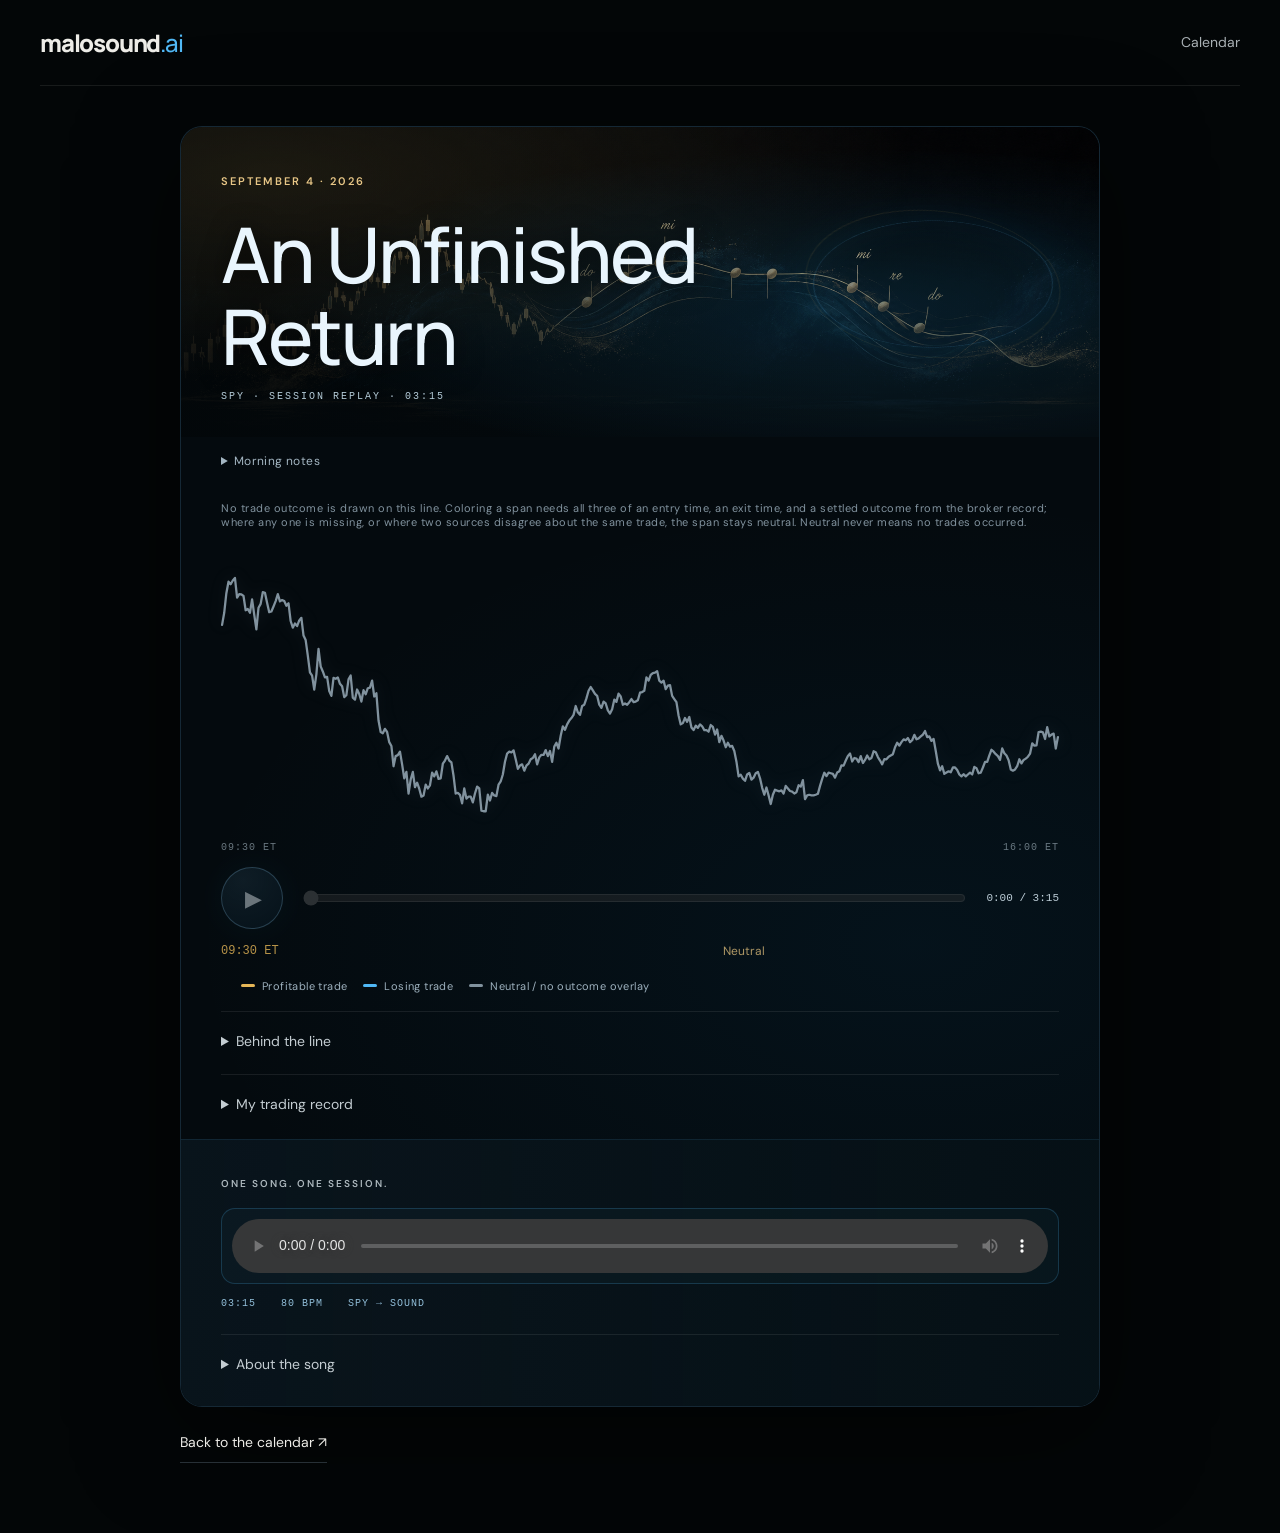
<file: reports/2026-09-04-spy-song.html>
<!doctype html><html lang="en"><head><meta charset="utf-8"><meta name="viewport" content="width=device-width,initial-scale=1"><meta name="description" content="MaloSound journal for 2026-09-04: the morning thought, SPY’s observed line, and an original 3:15 instrumental."><title>September 4 · An Unfinished Return — MaloSound.ai</title><link rel="stylesheet" href="/journal.css"><link rel="canonical" href="https://malosound.ai/reports/2026-09-04-spy-song.html"></head><body class="art-home"><a class="skip" href="#main">Skip to content</a><div class="wrap"><header class="topbar"><a class="wordmark" href="/">malosound<span>.ai</span></a><nav class="nav" aria-label="Main navigation"><a href="/#journal">Calendar</a></nav></header><main id="main" class="standalone-journal"><div class="standalone-art" aria-hidden="true"></div><article class="day-entry" data-trade-result="unrecorded"><header class="day-heading session-cover"><div class="cover-aura" aria-hidden="true"></div><div class="cover-orbit" aria-hidden="true"></div><div class="cover-copy"><span class="eyebrow gold">September 4 · 2026</span><h1>An Unfinished Return</h1><p class="day-subtitle">SPY · SESSION REPLAY · 03:15</p></div></header><section class="journal-chapter chapter-01"><div class="chapter-label"><span class="chapter-number gold">01</span><h2 class="eyebrow gold">Before the open</h2></div><details class="morning-fold"><summary>Morning notes</summary><p class="entry-status">User-supplied morning briefing · approximately 08:50 ET</p><h3>Jobs surprise. Watch the response.</h3><details class="journal-details"><summary>Notes + sources</summary><p>August hiring exceeded the forecast cited by Yahoo, while unemployment held steady. The morning question was how equities and rates would absorb the report.</p><p>The user supplied Claude&#x27;s approximately 08:50 ET morning briefing. It was imported and checked afterward; the stated morning time is not independently authenticated.</p><p>BLS released August payrolls at 08:30 ET: employment increased 162,000, unemployment held at 4.1%, and average hourly earnings rose 0.3% over the month and 3.1% over the year.</p><p>Yahoo&#x27;s 08:50 report cited a 55,000-job forecast. That comparison is attributed to Yahoo; it is not a BLS forecast.</p><p>Calendar correction on import: University of Michigan sentiment was next scheduled for September 11 at 10:00 ET, not September 4.</p><p>What to watch: whether Treasury yields and SPY treat stronger hiring as growth support or rate pressure, and whether sector participation confirms the initial response. No subsequent session outcome is used to rewrite this morning question.</p><p>Prepared / added: 2026-09-04T23:49:51-04:00</p><a class="text-link" href="https://www.bls.gov/news.release/archives/empsit_09042026.htm">BLS — August Employment Situation, released September 4 at 08:30 ET ↗</a><a class="text-link" href="https://finance.yahoo.com/video/august-jobs-report-blows-economists-125018455.html">Yahoo Finance — payroll comparison, published September 4 at 08:50 ET ↗</a><a class="text-link" href="https://www.sca.isr.umich.edu/">University of Michigan — official next sentiment release: September 11 at 10:00 ET ↗</a></details></details></section><section class="journal-chapter chapter-02"><div class="chapter-label"><span class="chapter-number gold">02</span><h2 class="eyebrow gold">The line the day drew</h2></div><div class="trade-strip"><span class="trade-result">No trade outcome is drawn on this line. Coloring a span needs all three of an entry time, an exit time, and a settled outcome from the broker record; where any one is missing, or where two sources disagree about the same trade, the span stays neutral. Neutral never means no trades occurred.</span></div><figure class="session-drawing" data-timeline-src="/assets/charts/2026-09-04-timeline.json"><div class="drawing-stage"><img src="/assets/charts/2026-09-04-line.svg" width="1000" height="340" alt="SPY minute line for September 4, 09:30 to 16:00 ET. No trade outcome is drawn on this line. Coloring a span needs all three of an entry time, an exit time, and a settled outcome from the broker record; where any one is missing, or where two sources disagree about the same trade, the span stays neutral. Neutral never means no trades occurred."></div><figcaption class="drawing-times"><span>09:30 ET</span><span>16:00 ET</span></figcaption></figure><div class="exec-legend" role="img" aria-label="Trade outcome color key"><span class="exec-key"><i style="background:#e5b657"></i>Profitable trade</span><span class="exec-key"><i style="background:#50b8f5"></i>Losing trade</span><span class="exec-key"><i style="background:#81929e"></i>Neutral / no outcome overlay</span></div><details class="journal-details"><summary>Behind the line</summary><p>SPY · Minute line · September 4, 2026</p><p>Open at minute 0; minute closes at boundaries 1..389; separate closing print at 390.</p><p>The line joins observed boundaries without smoothing. It is not the exact intraminute tick path. Height is scaled to this session’s observed high and low; shapes across dates do not compare absolute price ranges.</p><p>Observed minute volume totals 28,204,051 shares, 82.92% of the provider&#x27;s daily total. Dynamics use those observed volumes; no missing volume is invented.</p><a class="text-link" href="/assets/charts/2026-09-04-spy-data.json">View the source observations ↗</a></details><details class="journal-details"><summary>My trading record</summary><p>No trade outcome is drawn on this line. Coloring a span needs all three of an entry time, an exit time, and a settled outcome from the broker record; where any one is missing, or where two sources disagree about the same trade, the span stays neutral. Neutral never means no trades occurred.</p><p>Execution not reviewed</p></details></section><section class="journal-chapter chapter-03"><div class="chapter-label"><span class="chapter-number gold">03</span><h2 class="eyebrow gold">The day, in another key</h2></div><p class="eyebrow blue">One song. One session.</p><div class="journal-player"><audio controls preload="metadata" aria-label="Listen to An Unfinished Return" src="https://github.com/marcelozap/malosound/releases/download/spy-song-2026-09-04/spy-2026-09-04.mp3"></audio></div><div class="song-specs"><span>03:15</span><span>80 BPM</span><span>SPY → SOUND</span></div><details class="journal-details"><summary>About the song</summary><p>SPY’s September 4, 9:30 a.m.–4:00 p.m. ET session, compressed into a 3:15 instrumental.</p><p>SPY opened at $772.01, reached its low in the 11:31 ET minute, and ended at $770.19. A midday recovery gave way to a second dip and a partial return. The full 9:30–4:00 session becomes a 3:15 original instrumental.</p><p>Session: 2026-09-04, 09:30–16:00 America/New_York. Prepared: 2026-09-04T23:34:52-04:00. This first rendering is retrospective.</p><p>No genuine pre-open entry exists for this date in this journal, so no morning forecast is scored.</p><p>A brief opening lift gives way to a long descent, a gentler midday recovery, a second dip, and a partial recovery that closes below the open. The song should return with more activity but without a full emotional resolution.</p><p>Price controls melodic contour. Observed volume shapes rhythmic activity; volatility shapes texture. The key, tempo, instruments and seven-part arrangement are artistic choices, with LLM assistance and a procedural audio render.</p><p>The session high was $772.87 in the 09:36 bar; the low was $769.00 in the 11:31 bar. The separate 16:00 print is $770.19; the final minute bar close is $770.24.</p><p>Observed minute volume totals 28,204,051 shares, 82.92% of the provider&#x27;s daily total. Dynamics use those observed volumes; no missing volume is invented.</p><p>Full-day normalization is retrospective. Minute bars do not reveal the exact intraminute path, and musical expression is not evidence of trading performance.</p><div class="session-table-wrap"><table class="session-table"><thead><tr><th>Market time ET</th><th>Song time</th><th>Section</th></tr></thead><tbody><tr><td>09:30–09:58</td><td>0:00.0–0:14.0</td><td>Opening spark</td></tr><tr><td>09:58–10:38</td><td>0:14.0–0:34.0</td><td>Losing altitude</td></tr><tr><td>10:38–10:56</td><td>0:34.0–0:43.0</td><td>The break</td></tr><tr><td>10:56–11:33</td><td>0:43.0–1:01.5</td><td>Searching for a floor</td></tr><tr><td>11:33–12:51</td><td>1:01.5–1:40.5</td><td>A softer recovery</td></tr><tr><td>12:51–13:45</td><td>1:40.5–2:07.5</td><td>The second dip</td></tr><tr><td>13:45–16:00</td><td>2:07.5–3:15.0</td><td>An unfinished return</td></tr></tbody></table></div><a class="text-link" href="https://query1.finance.yahoo.com/v8/finance/chart/SPY?range=5d&amp;interval=1m&amp;includePrePost=false">Yahoo Finance — source minute chart ↗</a><a class="text-link" href="https://query1.finance.yahoo.com/v8/finance/chart/SPY?range=5d&amp;interval=1d&amp;includePrePost=false">Yahoo Finance — daily consistency check ↗</a><a class="text-link" href="https://github.com/marcelozap/malosound/releases/download/spy-song-2026-09-04/spy-2026-09-04.mid">Download editable MIDI ↗</a></details></section></article><p><a class="text-link" href="/#journal">Back to the calendar ↗</a></p></main></div><script src="/session-playhead.js" defer></script></body></html>
</file>
<file: site.css>
@font-face {
  font-family: "Malo Space";
  src: url('/assets/fonts/space-grotesk-latin.ttf') format('truetype');
  font-weight: 300 700;
  font-style: normal;
  font-display: swap;
}
:root {
  color-scheme: dark;
  font-family: "Malo Space", sans-serif;
  font-synthesis: none;
  -webkit-font-smoothing: antialiased;
  --paper: #f1ede3;
  --gold: #c4a46b;
  --muted: #aba9a2;
  --edge: #f1ede323;
  --ground: #08090b;
  color: var(--paper);
  background: var(--ground);
}
* { box-sizing: border-box; }
body { margin: 0; min-width: 300px; background: var(--ground); }
a { color: inherit; text-decoration: none; }
button, input { font: inherit; touch-action: manipulation; }
button, a, summary { -webkit-tap-highlight-color: transparent; }
:where(a, button, input, summary):focus-visible { outline: 2px solid var(--gold); outline-offset: 5px; }
[hidden] { display: none !important; }
.skip-link { position: absolute; left: 16px; top: 8px; z-index: 3; padding: 12px; background: var(--ground); transform: translateY(-160%); }
.skip-link:focus { transform: none; }
.sr-only { position: absolute !important; width: 1px !important; height: 1px !important; padding: 0 !important; margin: -1px !important; overflow: hidden !important; clip: rect(0,0,0,0) !important; white-space: nowrap !important; border: 0 !important; }
main { width: min(800px, calc(100% - 64px)); margin: auto; padding: 28px 0 48px; }
.player-shell { width: 100%; margin: auto; }
.stage-identity { display: flex; justify-content: space-between; align-items: center; gap: 28px; padding-bottom: 20px; border-bottom: 1px solid var(--edge); }
.brand { min-width: 0; }
h1 { margin: 0; font-size: 44px; line-height: 1; font-weight: 700; letter-spacing: -.075em; }
.brand p { margin: 8px 0 0; font-size: 13px; line-height: 1.3; letter-spacing: -.025em; color: var(--paper); }
.tracker { min-width: 310px; max-width: 340px; }
.tracker-session { display: flex; justify-content: space-between; align-items: baseline; gap: 16px; }
#session-label { font-size: 13px; font-weight: 500; }
.recorded-label { color: var(--muted); font-size: 11px; white-space: nowrap; }
.tracker-reading { display: grid; grid-template-columns: 1fr 1fr .7fr; gap: 20px; margin: 14px 0 0; }
.tracker-reading dt, .control-label { font-size: 11px; line-height: 1.2; font-weight: 400; color: var(--muted); }
.tracker-reading dd { margin: 5px 0 0; font-size: 18px; line-height: 1.3; font-weight: 500; letter-spacing: -.025em; font-variant-numeric: tabular-nums; white-space: nowrap; }
#market-time { font-size: 16px; padding-top: 2px; }
#live-note { color: var(--muted); }
.observation-state { display: block; min-height: 15px; margin-top: 7px; color: var(--muted); font-size: 11px; line-height: 1.4; }
.instrument { margin: 10px 0 0; display: grid; justify-items: center; }
#orbit { display: block; width: min(100%, clamp(300px, calc(100svh - 324px), 540px)); aspect-ratio: 1; background: transparent; }
.path-key { display: flex; justify-content: center; gap: 22px; width: 100%; padding: 8px 0 18px; font-size: 11px; color: var(--muted); }
.path-key span { display: inline-flex; align-items: center; gap: 7px; }
.path-key span::before { content: ""; display: block; width: 16px; height: 1px; background: var(--paper); }
.path-key .reference-key::before { opacity: .38; }
.path-key .played-key::before { height: 2px; }
.path-key .marker-key::before { width: 6px; height: 6px; border: 1px solid var(--paper); border-radius: 50%; background: none; }
.transport { display: grid; grid-template-columns: 48px 1fr auto 44px; grid-template-rows: 22px 56px; align-items: center; column-gap: 16px; }
.transport button { display: inline-flex; align-items: center; justify-content: center; min-height: 44px; border: 0; background: none; color: var(--muted); cursor: pointer; transition: color .15s, background-color .15s, border-color .15s; }
.transport button:disabled { opacity: .4; cursor: default; }
.transport button:hover:enabled { color: var(--paper); }
#listen, #mute { width: 44px; height: 44px; padding: 0; font-size: 0; }
#listen { border: 1px solid #c4a46b7a; border-radius: 50%; color: var(--gold); background: #c4a46b0a; }
#listen:hover:enabled { color: var(--paper); border-color: var(--gold); background: #c4a46b18; }
#listen[aria-pressed=true] { color: var(--paper); border-color: #f1ede365; background: #f1ede307; }
#listen::before, #mute::before { content: ""; display: block; width: 20px; height: 20px; background: currentColor; mask-repeat: no-repeat; mask-position: center; mask-size: contain; }
#listen::before { mask-image: url("data:image/svg+xml,%3Csvg xmlns='http://www.w3.org/2000/svg' viewBox='0 0 24 24'%3E%3Cpath fill='white' d='M8 5v14l11-7z'/%3E%3C/svg%3E"); }
#listen[aria-pressed=true]::before { mask-image: url("data:image/svg+xml,%3Csvg xmlns='http://www.w3.org/2000/svg' viewBox='0 0 24 24'%3E%3Cpath fill='white' d='M6 5h4v14H6zm8 0h4v14h-4z'/%3E%3C/svg%3E"); }
#mute::before { mask-image: url("data:image/svg+xml,%3Csvg xmlns='http://www.w3.org/2000/svg' viewBox='0 0 24 24' fill='none' stroke='white' stroke-width='1.6' stroke-linecap='round' stroke-linejoin='round'%3E%3Cpath d='M3 9h4l5-4v14l-5-4H3zM16 8c2 2 2 6 0 8m3-11c4 4 4 10 0 14'/%3E%3C/svg%3E"); }
#mute[aria-pressed=true] { color: var(--gold); }
#mute[aria-pressed=true]::before { mask-image: url("data:image/svg+xml,%3Csvg xmlns='http://www.w3.org/2000/svg' viewBox='0 0 24 24' fill='none' stroke='white' stroke-width='1.6' stroke-linecap='round' stroke-linejoin='round'%3E%3Cpath d='M3 9h4l5-4v14l-5-4H3zM16 9l6 6m0-6-6 6'/%3E%3C/svg%3E"); }
.audio-time { display: flex; flex-direction: column; gap: 5px; }
#clock { font-size: 13px; line-height: 1.2; white-space: nowrap; font-variant-numeric: tabular-nums; }
#progress { grid-row: 1; grid-column: 1 / -1; width: 100%; height: 22px; margin: 0; padding: 0; cursor: pointer; appearance: none; background: transparent; --played: 0%; }
#progress:disabled { cursor: default; opacity: .5; }
#progress::-webkit-slider-runnable-track { height: 2px; background: linear-gradient(to right, var(--gold) var(--played), #f1ede32a var(--played)); }
#progress::-webkit-slider-thumb { appearance: none; width: 10px; height: 10px; margin-top: -4px; border: 1px solid var(--paper); border-radius: 50%; background: var(--ground); }
#progress:hover::-webkit-slider-thumb, #progress:focus-visible::-webkit-slider-thumb { background: var(--paper); }
#progress::-moz-range-track { height: 2px; background: #f1ede32a; }
#progress::-moz-range-progress { height: 2px; background: var(--gold); }
#progress::-moz-range-thumb { width: 9px; height: 9px; border: 1px solid var(--paper); border-radius: 50%; background: var(--ground); }
.sound-choices { display: flex; gap: 12px; align-items: center; }
.sound-choices button { min-width: 54px; padding: 0 4px; font-size: 12px; font-weight: 500; text-transform: uppercase; letter-spacing: .055em; border-bottom: 2px solid transparent; }
.sound-choices button[aria-pressed=true] { color: var(--gold); border-bottom-color: var(--gold); }
.session-selector { margin-top: 12px; border-top: 1px solid var(--edge); }
.session-heading { display: flex; justify-content: space-between; padding-top: 14px; font-size: 11px; letter-spacing: .025em; color: var(--muted); }
.dates { display: grid; grid-template-columns: repeat(8, minmax(0, 1fr)); gap: 4px; margin-top: 4px; }
.dates a { display: flex; align-items: center; justify-content: center; gap: 4px; min-height: 44px; font-size: 13px; font-variant-numeric: tabular-nums; color: var(--muted); border-bottom: 2px solid transparent; }
.dates a span { font-size: 11px; }
.dates a:hover { color: var(--paper); }
.dates a[aria-current=date] { color: var(--gold); border-bottom-color: var(--gold); }
.bridge-caption { margin: 26px 0 0; text-align: center; font-size: 12px; color: var(--muted); }
.method { margin: 6px auto 0; width: 100%; }
.method summary { display: flex; align-items: center; justify-content: center; gap: 9px; min-height: 44px; width: fit-content; margin: auto; padding: 0 12px; font-size: 12px; color: var(--paper); cursor: pointer; list-style: none; }
.method summary::-webkit-details-marker { display: none; }
.method summary::after { content: "+"; font-size: 16px; font-weight: 300; color: var(--gold); }
.method[open] summary::after { content: "-"; }
.method-body { margin-top: 18px; padding: 28px 0 0; border-top: 1px solid var(--edge); }
.method p { margin: 0 0 20px; color: var(--muted); font-size: 13px; line-height: 1.75; }
.method .method-intro { color: var(--paper); font-size: 17px; line-height: 1.7; letter-spacing: -.02em; }
.pitch-key { display: grid; grid-template-columns: repeat(8, minmax(0,1fr)); gap: 12px; list-style: none; padding: 0; margin: 26px 0 20px; }
.pitch-key li { border-top: 2px solid var(--pitch); padding-top: 10px; }
.pitch-key b { font-size: 15px; font-weight: 500; }
.pitch-key span { display: block; margin-top: 8px; font-size: 11px; color: var(--muted); font-variant-numeric: tabular-nums; }
.pitch-key small { display: block; font-size: 10px; margin-top: 3px; color: var(--muted); }
.method-rules { margin: 28px 0; }
.method-rules > div { display: grid; grid-template-columns: 100px 1fr; gap: 28px; padding: 16px 0; border-top: 1px solid var(--edge); }
.method-rules dt { font-size: 13px; font-weight: 500; padding-top: 2px; }
.method-rules dd { margin: 0; font-size: 13px; line-height: 1.75; color: var(--muted); }
.method code { font-size: 12px; color: var(--paper); overflow-wrap: anywhere; }
.method .coverage { padding-top: 18px; border-top: 1px solid var(--edge); font-size: 12px; font-variant-numeric: tabular-nums; }
.not-found { max-width: 44rem; margin: auto; padding: 20vh 24px; }
.not-found h1 { font-size: 48px; }
.not-found p { line-height: 1.7; color: var(--muted); }
noscript { font-size: 14px; color: var(--muted); }
@media (max-width: 600px) {
  main { width: calc(100% - 32px); padding-top: 22px; }
  .stage-identity { flex-direction: column; align-items: stretch; gap: 24px; padding-bottom: 12px; }
  h1 { font-size: 38px; }
  .brand p { font-size: 12px; margin-top: 6px; }
  .tracker { min-width: 0; max-width: none; }
  .tracker-reading { grid-template-columns: 1fr 1fr .6fr; margin-top: 12px; }
  .tracker-reading dd { font-size: 19px; }
  #market-time { font-size: 17px; }
  .instrument { margin-top: 4px; }
  #orbit { width: min(100%, 440px); }
  .path-key { padding: 2px 0 10px; gap: 20px; }
  .transport { grid-template-columns: 44px minmax(70px,1fr) auto 44px; column-gap: 8px; }
  #clock { font-size: 12px; }
  .sound-choices { gap: 6px; }
  .sound-choices button { min-width: 48px; font-size: 11px; padding: 0 2px; }
  .session-selector { margin-top: 8px; }
  .session-heading { padding-top: 12px; }
  .dates { gap: 2px; }
  .dates a { font-size: 13px; gap: 2px; }
  .dates a:first-child, .dates a:nth-child(2) { flex-direction: column; gap: 0; }
  .dates a span { font-size: 10px; }
  .bridge-caption { margin-top: 24px; }
  .pitch-key { gap: 8px; }
  .pitch-key small { font-size: 9px; }
  .method-rules > div { grid-template-columns: 1fr; gap: 7px; }
  .method-rules dd, .method p { font-size: 14px; }
}
@media (max-width: 360px) {
  .transport { column-gap: 4px; }
  .sound-choices { gap: 2px; }
  .tracker-reading { gap: 12px; }
  .pitch-key { grid-template-columns: repeat(4, minmax(0,1fr)); gap: 18px 12px; }
}
@media (prefers-reduced-motion: reduce) {
  *, *::before, *::after { transition: none !important; animation: none !important; scroll-behavior: auto !important; }
}

/* Evergreen cover. The recorded instrument remains intact, one level deeper. */
.landing { --ground: #101010; --gold: #baa078; --muted: #b5b0a5; }
.landing-header { width: min(1240px, calc(100% - 80px)); margin: auto; min-height: 88px; display: flex; align-items: center; justify-content: space-between; gap: 32px; border-bottom: 1px solid var(--edge); }
.landing-wordmark { font-size: 30px; font-weight: 700; letter-spacing: -.075em; }
.landing-header nav { display: flex; align-items: center; gap: 32px; font-size: 13px; color: var(--muted); }
.landing-header nav a { padding: 14px 0; }
.landing-header nav a:hover, .landing-footer a:hover { color: var(--paper); }
.landing-header nav a:last-child { padding-left: 28px; border-left: 1px solid var(--edge); }
.landing-header nav span, .text-link span, .landing-footer a span { color: var(--gold); padding-left: 5px; }
.landing main { width: min(1080px, calc(100% - 80px)); padding: 0; }
.landing-hero { text-align: center; padding: clamp(56px, 8vh, 96px) 0 40px; overflow: hidden; }
.hero-copy { position: relative; z-index: 1; animation: cover-enter .8s ease-out both; }
.landing-eyebrow { margin: 0; font-size: 11px; font-weight: 500; letter-spacing: .14em; line-height: 1.5; text-transform: uppercase; color: var(--gold); }
.landing-hero h1 { margin: 26px 0 24px; font-family: Georgia, "Times New Roman", serif; font-size: clamp(64px, 7.2vw, 104px); font-weight: 400; line-height: .98; letter-spacing: -.055em; }
.landing-hero h1 em, .landing-about h2 em { font-weight: 400; }
.hero-description { margin: 0; font-family: Georgia, "Times New Roman", serif; font-size: 20px; line-height: 1.55; color: #d0cabe; }
.landing-action { display: inline-flex; align-items: center; justify-content: center; gap: 28px; min-height: 48px; margin-top: 26px; padding: 0 4px; border-bottom: 1px solid var(--gold); font-size: 13px; color: var(--paper); }
.landing-action span { font-size: 18px; color: var(--gold); transition: transform .2s ease; }
.landing-action:hover span { transform: translate(2px, -2px); }
.hero-art { width: min(100%, 900px); aspect-ratio: 3.3; margin: 36px auto 0; overflow: hidden; mask-image: linear-gradient(to bottom, transparent, black 15%, black 72%, transparent); }
.hero-art img { display: block; width: 100%; height: auto; transform: translateY(-9%); }
.landing-about { display: grid; grid-template-columns: 1fr 2fr; gap: 60px; padding: 76px 0 80px; border-top: 1px solid var(--edge); scroll-margin-top: 32px; }
.landing-about > .landing-eyebrow { padding-top: 8px; }
.landing-about h2 { margin: 0 0 24px; font-family: Georgia, "Times New Roman", serif; font-size: clamp(34px, 4vw, 48px); font-weight: 400; line-height: 1.15; letter-spacing: -.035em; }
.landing-about p:not(.landing-eyebrow) { max-width: 48ch; margin: 0 0 24px; font-size: 15px; line-height: 1.85; color: var(--muted); }
.text-link { display: inline-flex; align-items: center; gap: 16px; min-height: 44px; font-size: 13px; border-bottom: 1px solid #baa07870; }
.player-disclosure { border-top: 1px solid var(--edge); scroll-margin-top: 24px; }
.player-disclosure > summary { display: grid; grid-template-columns: 1fr 2fr auto; align-items: center; gap: 60px; padding: 40px 0; list-style: none; cursor: pointer; }
.player-disclosure > summary::-webkit-details-marker { display: none; }
.disclosure-title { font-family: Georgia, "Times New Roman", serif; font-size: 29px; letter-spacing: -.03em; }
.disclosure-symbol { position: relative; width: 28px; height: 28px; color: var(--gold); }
.disclosure-symbol::before, .disclosure-symbol::after { content: ""; position: absolute; background: currentColor; left: 5px; top: 13px; width: 18px; height: 1px; }
.disclosure-symbol::after { transform: rotate(90deg); }
.player-disclosure[open] > summary .disclosure-symbol::after { display: none; }
.player-content { width: min(800px, 100%); margin: 0 auto; padding: 28px 0 56px; border-top: 1px solid var(--edge); }
.instrument-heading { margin: 0; font-family: Georgia, "Times New Roman", serif; font-size: 31px; line-height: 1.1; font-weight: 400; letter-spacing: -.035em; }
.landing .brand p { color: var(--muted); font-size: 12px; }
.landing-footer { width: min(1240px, calc(100% - 80px)); margin: 36px auto 0; min-height: 100px; border-top: 1px solid var(--edge); display: flex; align-items: center; justify-content: space-between; gap: 24px; font-size: 12px; color: var(--muted); }
.landing-footer > span { letter-spacing: -.03em; color: var(--paper); }
.landing-footer a { padding: 16px 0; }
@keyframes cover-enter { from { opacity: 0; transform: translateY(10px); } to { opacity: 1; transform: translateY(0); } }
@media (max-width: 700px) {
  .landing-header { width: calc(100% - 40px); min-height: 78px; gap: 18px; }
  .landing-wordmark { font-size: 26px; }
  .landing-header nav { gap: 20px; font-size: 12px; }
  .landing-header nav a:last-child { display: none; }
  .landing main { width: calc(100% - 40px); }
  .landing-hero { padding: 56px 0 36px; }
  .landing-hero h1 { font-size: clamp(58px, 13vw, 80px); margin: 25px 0 24px; }
  .hero-description { font-size: 18px; }
  .landing-eyebrow { font-size: 10px; letter-spacing: .12em; }
  .hero-art { margin-top: 36px; width: 140%; max-width: none; margin-left: -20%; }
  .landing-about { grid-template-columns: 1fr; gap: 24px; padding: 48px 0; }
  .landing-about > .landing-eyebrow { padding-top: 0; }
  .landing-about h2 { font-size: 36px; }
  .landing-about p:not(.landing-eyebrow) { font-size: 14px; }
  .player-disclosure > summary { grid-template-columns: 1fr auto; gap: 16px; padding: 30px 0; }
  .player-disclosure > summary .landing-eyebrow { grid-column: 1 / -1; }
  .disclosure-title { font-size: 26px; }
  .player-content { padding-top: 24px; }
  .landing-footer { width: calc(100% - 40px); min-height: 96px; font-size: 11px; gap: 12px; }
}
</file>
<file: assets/beat-room/library.css>
.library{border-top:1px solid var(--line);margin:0 0 28px}.library>summary{display:flex;justify-content:space-between;align-items:center;gap:20px;min-height:65px;cursor:pointer;list-style:none;font:24px Georgia,serif}.library>summary::-webkit-details-marker{display:none}.library>summary:after{content:'+';color:var(--gold);font:24px Georgia,serif}.library[open]>summary:after{content:'-'} .library>summary span{font:11px 'Trebuchet MS',sans-serif;color:var(--soft);margin-left:auto}.filters{display:flex;flex-wrap:wrap;gap:6px;margin:8px 0 25px}.filter{font-size:11px;color:var(--soft);padding:0 12px}.filter[aria-pressed=true]{color:var(--gold);border-color:#c7ac7855;background:#c7ac780a}.groove-section{margin-bottom:27px}.groove-section h2{font:400 13px 'Trebuchet MS',sans-serif;letter-spacing:.07em;margin:0 0 12px;color:var(--soft)}.groove-cards{display:grid;grid-template-columns:repeat(3,minmax(0,1fr));gap:12px}.groove-card{border:1px solid var(--line);background:#111723aa;padding:18px;border-radius:7px;display:flex;flex-direction:column;gap:13px;min-width:0}.groove-card.is-selected{border-color:#c7ac785e}.groove-card h3{font:400 22px/1.1 Georgia,serif;letter-spacing:-.025em;margin:0}.groove-card p{font-size:12px;line-height:1.6;color:var(--soft);margin:0;min-height:38px}.groove-meta{display:flex;flex-wrap:wrap;gap:8px;color:var(--gold);font-size:10px;letter-spacing:.04em}.groove-actions{display:flex;gap:8px;margin-top:auto}.load-groove{flex:1;text-align:left;font-size:12px;border-color:#ffffff1a}.favorite{font-size:11px;color:var(--soft);min-width:65px}.favorite[aria-pressed=true]{color:var(--gold);border-color:#c7ac7840}.empty-favorites{padding:20px;color:var(--soft);font-size:13px}.selected-groove{display:flex;align-items:center;justify-content:space-between;gap:18px;padding:22px 24px 0}.selected-groove h2{margin:5px 0 0;font:400 29px Georgia,serif;letter-spacing:-.03em}.selected-groove .eyebrow{margin:0;font-size:9px}.selected-groove button{font-size:11px;color:var(--gold);white-space:nowrap}.transport{flex-wrap:wrap}.timing{flex:1}.position{min-width:67px}.feel{display:grid;grid-template-columns:1fr 1fr 1fr;gap:17px;padding:0 24px 20px;border-bottom:1px solid var(--line)}.feel .control{min-width:0}.feel input{min-width:0}.sound-options{display:flex;align-items:center;gap:14px;flex-wrap:wrap;padding:18px 24px 0}.sound-options .control{flex:1;min-width:130px}.sound-options select{width:100%;min-width:0}.pattern-tools select{min-width:0}.bar-switch{display:flex;gap:4px;margin-right:auto}.bar-switch button{font-size:11px;color:var(--soft)}.bar-switch [aria-pressed=true]{color:var(--gold);border-color:#c7ac7855}.meter-label{color:var(--soft);font-size:11px;white-space:nowrap}.optional{display:flex;gap:20px;align-items:center;flex-wrap:wrap;padding:16px 24px 0}.optional label{display:flex;align-items:center;min-height:44px;gap:8px;font-size:12px;color:var(--soft)}.optional input{accent-color:var(--gold);width:17px;height:17px}.sequencer{min-width:calc(128px + var(--steps,16)*33px)}.step-head,.track{grid-template-columns:128px repeat(var(--steps,16),minmax(28px,1fr));gap:4px}.step-head>span.beat-number{color:var(--gold)}.track-controls{position:sticky;left:0;background:#101620;z-index:2;padding:4px 11px 4px 0;display:grid;grid-template-columns:1fr;gap:0;min-width:0}.track-controls .track-name{min-height:38px;font-size:11px}.track-controls input{height:22px;min-height:22px;margin:0}.track{margin-bottom:6px}.pad{height:57px;min-height:57px}.pad[aria-pressed=true]{opacity:calc(.42 + var(--velocity,1)*.58)}.pad.playhead{outline:1px solid #eee9df70;outline-offset:-1px}.track.is-muted .pad{filter:saturate(.2);opacity:.35}.track-name small{font-size:9px}.loop-explainer{color:var(--soft);font-size:11px;line-height:1.6}.mix .sound-label{max-width:210px}.bass-sound{min-width:130px}.status[data-tone=error]{color:var(--red)}.preview-links{display:flex;gap:18px;font-size:11px}.live-dot{color:var(--gold)}@media(max-width:800px){.groove-cards{grid-template-columns:repeat(2,minmax(0,1fr))}.groove-card:last-child:nth-child(odd){grid-column:1/-1}.groove-card:last-child:nth-child(odd) p{min-height:0}.filters{gap:5px}.filter{font-size:10px}.library>summary{font-size:22px}}@media(max-width:600px){.groove-cards{grid-template-columns:1fr}.groove-card:last-child:nth-child(odd){grid-column:auto}.groove-card{padding:16px;gap:10px}.groove-card p{min-height:0}.groove-card h3{font-size:23px}.groove-actions{justify-content:flex-end}.load-groove{flex:1}.library>summary span{font-size:10px}.library{margin-bottom:18px}.selected-groove{padding:20px 16px 0;align-items:flex-start}.selected-groove h2{font-size:25px}.selected-groove button{font-size:10px;padding:0 9px}.feel{padding:0 16px 18px;gap:13px;grid-template-columns:1fr 1fr}.feel .variation-control{grid-column:1/-1}.sound-options{padding:16px 16px 0;gap:10px}.sound-options .control{min-width:120px}.optional{padding:10px 16px 0;gap:15px}.optional label{font-size:11px}.sequencer{min-width:calc(115px + var(--steps,16)*41px)}.step-head,.track{grid-template-columns:115px repeat(var(--steps,16),minmax(37px,1fr))}.bar-switch{width:100%;margin-bottom:3px}.pattern-tools{gap:8px}.meter-label{font-size:10px}.transport{gap:12px}.timing{gap:14px}.swing{width:78px}.position{margin-left:auto;min-width:59px}.mix .sound-label{font-size:10px;max-width:150px}.feel select{min-width:0}.voice .scratch{padding-top:12px}.pulse-display{max-width:35px;flex-shrink:0}.intro{align-items:center}.grid-hint{max-width:100%;line-height:1.7}}

.library-loaded {
  margin: 14px 0 8px;
  padding: 10px 12px;
  border-left: 2px solid #bea26a;
  background: rgba(190, 162, 106, .055);
  color: #e9e2d5;
  font-size: 12px;
  line-height: 1.5;
}
</file>
<file: assets/beat-room/listening.css>
.background-listening {
  position: fixed;
  right: 24px;
  bottom: 24px;
  z-index: 100;
  box-sizing: border-box;
  width: 360px;
  max-width: calc(100% - 32px);
  margin: 0;
  padding: 0;
  border: 1px solid rgba(190, 162, 106, .22);
  border-radius: 12px;
  background: #111720;
  box-shadow: 0 8px 30px rgba(0, 0, 0, .25);
  color: #eee9de;
}
body.has-background-listening { padding-bottom: 88px; }
.background-listening__summary {
  display: flex;
  align-items: center;
  gap: 12px;
  min-height: 48px;
  padding: 0 18px;
  cursor: pointer;
  list-style: none;
  color: #eee9de;
  font-size: 13px;
}
.background-listening__summary::-webkit-details-marker { display: none; }
.background-listening__summary > span:first-child { font-weight: 600; }
.background-listening__summary > span:last-child { margin-left: auto; color: #bea26a; font-size: 10px; }
.background-listening__summary::after { content: '+'; color: #bea26a; }
.background-listening[open] > summary::after { content: '-'; }
.background-listening__summary:focus-visible { outline: 2px solid #bea26a; outline-offset: 3px; }
.background-listening__body {
  display: grid;
  grid-template-columns: minmax(0, 1fr);
  gap: 12px;
  padding: 0 18px 18px;
}
.background-listening__credit { min-width: 0; }
.background-listening__label {
  margin: 0 0 8px;
  color: #bea26a;
  font-size: 10px;
  letter-spacing: .15em;
  text-transform: uppercase;
}
.background-listening h2 {
  margin: 0;
  font-size: clamp(19px, 2vw, 25px);
  line-height: 1.2;
  font-weight: 500;
}
.background-listening__credit > p:last-child {
  margin: 8px 0 0;
  color: #b8b7bb;
  font-size: 12px;
  line-height: 1.6;
}
.background-listening a {
  display: inline-block;
  margin-left: 10px;
  color: #bea26a;
  text-underline-offset: 3px;
}
.background-listening a:focus-visible,
.background-listening audio:focus-visible {
  outline: 2px solid #bea26a;
  outline-offset: 4px;
}
.background-listening audio {
  display: block;
  width: 100%;
  min-width: 0;
  height: 44px;
  color-scheme: dark;
}
.background-listening__status {
  grid-column: 1 / -1;
  margin: 0;
  color: #b8b7bb;
  font-size: 11px;
  line-height: 1.5;
}
.background-listening__layer {
  grid-column: 1 / -1;
  display: flex;
  align-items: center;
  gap: 10px;
  width: fit-content;
  min-height: 44px;
  color: #eee9de;
  font-size: 12px;
  cursor: pointer;
}
.background-listening__layer input {
  width: 18px;
  height: 18px;
  margin: 0;
  accent-color: #bea26a;
}
.background-listening__layer[hidden] { display: none; }
.background-listening__layer input:focus-visible {
  outline: 2px solid #bea26a;
  outline-offset: 4px;
}
@media (max-width: 640px) {
  .background-listening { right: 12px; bottom: 12px; max-width: calc(100% - 24px); }
  .background-listening__credit > p:last-child { font-size: 11px; }
  .background-listening a { margin-left: 8px; }
}
</file>
<file: journal.css>
@import url('https://fonts.googleapis.com/css2?family=DM+Sans:wght@400;500;600;700&family=Manrope:wght@400;500;600;700;800&display=swap');

/* A calendar of complete artist's journal entries. */
.sr-only{position:absolute;width:1px;height:1px;padding:0;margin:-1px;overflow:hidden;clip:rect(0,0,0,0);white-space:nowrap;border:0}
.journal-intro{display:flex;align-items:center;gap:22px;font-size:20px;letter-spacing:1px;color:var(--muted);margin:-10px 0 38px;max-width:650px}
.journal-layout{display:grid;grid-template-columns:320px minmax(0,1fr);gap:40px;align-items:start;position:relative}
.calendar-panel{position:sticky;top:28px;background:#081014;border:1px solid #e5b65735;border-radius:20px;overflow:hidden;box-shadow:0 20px 80px #0006}
.calendar-art{height:190px;position:relative;background:linear-gradient(0deg,#081014,transparent 65%),url('assets/brand/market-melody-v5.png') 65% 45%/cover;isolation:isolate}
.calendar-art span{position:absolute;left:24px;bottom:13px;font:11px monospace;letter-spacing:3px;color:#e5b657}
.calendar{padding:18px 22px 25px}.calendar>.eyebrow{font-size:10px;letter-spacing:2px}
.calendar-head{display:flex;align-items:center;justify-content:space-between;gap:6px;margin:14px -7px 20px}
.calendar-head h3{font:500 18px var(--heading);letter-spacing:-.5px;margin:0}
.calendar button{font-family:var(--font);cursor:pointer;color:var(--ink);background:none;border:0}
.calendar-head button{width:34px;height:34px;border-radius:50%;font-size:20px}
.calendar-head button:hover:enabled{background:#50b8f51a}.calendar button:disabled{cursor:default}
.calendar-head button:disabled{opacity:.25}
.calendar-grid{display:grid;grid-template-columns:repeat(7,minmax(0,1fr));gap:5px}
.weekday{text-align:center;font-size:11px;color:#91a0aa;padding:3px 0 10px}
.calendar-grid .calendar-day{position:relative;min-width:0;aspect-ratio:1;border-radius:10px;font-size:14px;font-variant-numeric:tabular-nums}
.calendar-day:disabled{color:#55616a}
.calendar-day.no-entry{color:#65747d;border:1px solid transparent}
.calendar-day.no-entry:hover{color:#d4dde2;background:#50b8f50d;border-color:#50b8f533}
.calendar-day.has-entry{background:#e5b6570b;border:1px solid #e5b65740}
.calendar-day.has-entry.has-song{color:#e5b657}
.calendar-day.has-entry.no-song{color:#89a0ad}
.calendar-day.has-entry.no-chart{background:#e5b65707;border-color:#e5b65729}
.calendar-day.has-entry:after{content:'';position:absolute;bottom:4px;left:calc(50% - 1.5px);width:3px;height:3px;background:currentColor;border-radius:50%}
.calendar-day.has-entry.no-chart:after{background:#e5b65799}
.calendar-day.has-entry:hover{background:#e5b65725}.calendar-day.is-selected{background:#e5b657;color:#081014;border-color:#e5b657;box-shadow:0 0 25px #e5b65720}
.calendar-day.is-selected:hover{background:#f2c66a}
.calendar-day.no-entry.is-selected{background:#e5b657;color:#081014;border-color:#e5b657}
.missing-entry .day-heading{min-height:260px;display:flex;flex-direction:column;justify-content:center}
.missing-entry .day-heading h2{max-width:18ch}
.calendar-legend{display:flex;align-items:center;gap:9px;margin-top:25px;font-size:12px;color:#b7bec2}.legend-dot{width:5px;height:5px;background:#e5b657;border-radius:50%;flex:none}
.calendar-note{font-size:13px;line-height:1.7;color:#91a0aa;margin:18px 0 0;border-top:1px solid #ffffff12;padding-top:18px}
.selected-session{min-width:0;scroll-margin-top:25px}.day-entry{border:1px solid #ffffff16;border-radius:22px;background:linear-gradient(150deg,#15150f77,transparent 30%,#0c23302b),#070c10;overflow:hidden}
.day-heading{padding:38px 44px 32px;border-bottom:1px solid #e5b65725;background:radial-gradient(ellipse at top right,#74532733,transparent 65%)}
.day-heading h2{font:500 clamp(38px,4.6vw,64px)/1.15 var(--heading);letter-spacing:-2px;margin:16px 0 9px}.day-subtitle{font-size:14px;color:#acb7bd;margin:0}
.journal-chapter{padding:34px 44px 38px;border-bottom:1px solid #ffffff14}.chapter-label{display:flex;gap:14px;align-items:center;margin-bottom:24px}.chapter-label h3{margin:0;font-size:11px}.chapter-number{font:13px monospace;padding-right:14px;border-right:1px solid #ffffff30}
.journal-chapter h4{font:500 clamp(26px,2.8vw,36px)/1.2 var(--heading);letter-spacing:-1px;margin:18px 0}.journal-chapter p{font-size:15px;line-height:1.8;color:#acb7bd;margin:15px 0;max-width:68ch}.journal-chapter .chapter-deck{font-size:17px;color:#d3d9dc}.journal-chapter .entry-status{font-size:12px;color:#d3b578;line-height:1.6}
.journal-details{border-top:1px solid #ffffff14;padding-top:13px;margin-top:25px;font-size:14px;color:#acb7bd}.journal-details summary{cursor:pointer;color:#c4cdd2;padding:5px 0}.journal-details .text-link{display:block;overflow-wrap:anywhere;padding:12px 0;border-color:#ffffff12}.journal-details p{font-size:14px}.publication-time{overflow-wrap:anywhere}
.session-drawing{margin:28px -20px 14px}.session-drawing img{display:block;width:100%;height:auto;filter:drop-shadow(0 0 8px #e5b65717)}.drawing-times{display:flex;justify-content:space-between;margin:0 20px;font:11px monospace;color:#93a4ae;letter-spacing:1px}
.drawing-stage{position:relative}.line-playhead{position:absolute;inset:0;width:100%;height:100%;pointer-events:none;overflow:visible}.playhead-beam{stroke:#8dd6ff;stroke-width:1;opacity:.28}.playhead-beam.is-gap{stroke:#e5b657;stroke-dasharray:4 7}.playhead-halo{fill:#50b8f5;opacity:.16}.playhead-dot{fill:#edf8ff;stroke:#50b8f5;stroke-width:2;filter:drop-shadow(0 0 5px #50b8f5)}
.line-controls{display:flex;align-items:center;gap:14px;margin:22px 20px 0}.line-toggle{flex:none;min-width:70px;min-height:40px;border:1px solid #50b8f575;border-radius:100px;background:#50b8f514;color:#d2ebfa;font:500 13px var(--font);cursor:pointer;padding:8px 16px}.line-toggle:hover:enabled{background:#50b8f528}.line-toggle:disabled{opacity:.45;cursor:default}.line-seek{min-width:0;flex:1;width:100%;height:24px;margin:0;accent-color:#50b8f5;cursor:pointer}.line-seek:disabled{opacity:.35;cursor:default}.line-song-clock{font:11px monospace;color:#bbcbd5;white-space:nowrap;font-variant-numeric:tabular-nums}.journal-chapter .line-readout{display:flex;justify-content:space-between;gap:12px;margin:12px 20px 0;font-size:12px;color:#99acb8}.line-market-clock{font:12px monospace;color:#e5b657;white-space:nowrap;line-height:1.8}.journal-chapter .line-feedback{margin:12px 20px;color:#d6c4a1;font-size:13px}.line-seek:focus-visible{outline:2px solid #50b8f5;outline-offset:4px}
@media(max-width:520px){.line-controls{margin-inline:12px;gap:9px}.line-toggle{min-width:60px;padding-inline:12px}.line-song-clock{font-size:10px}.journal-chapter .line-readout{margin-inline:12px;flex-wrap:wrap;gap:2px 12px;font-size:11px}}
.journal-chapter .drawing-caption{font-size:13px;color:#93a4ae}.journal-chapter .data-gap{padding:12px 16px;border-left:2px solid #e5b65780;background:#e5b65708;font-size:13px;color:#d6c4a1}
.chapter-03{background:radial-gradient(ellipse at right bottom,#1b689623,transparent 70%)}.journal-chapter .song-title{font-size:clamp(34px,4vw,52px);color:#dbeefa}.journal-player{margin:26px 0 16px;padding:17px;border:1px solid #50b8f535;border-radius:16px;background:#50b8f50a}.journal-player audio{width:100%;display:block;accent-color:#50b8f5}.song-specs{display:flex;gap:25px;font:11px monospace;color:#91bed9;letter-spacing:1px;margin:16px 0 26px}.earlier-notes{margin:0;padding:22px 44px}.journal-cadence{margin-top:26px!important}
.calendar button:focus-visible{outline:2px solid #50b8f5;outline-offset:3px}
@media(max-width:1100px){.journal-layout{grid-template-columns:290px minmax(0,1fr);gap:25px}.calendar{padding-inline:18px}.journal-chapter,.day-heading{padding-inline:28px}.earlier-notes{padding-inline:28px}.calendar-head h3{font-size:17px}}
@media(max-width:800px){.journal-layout{grid-template-columns:minmax(0,1fr);gap:25px}.calendar-panel{position:static;display:grid;grid-template-columns:1fr 1.2fr}.calendar-art{height:100%;min-height:290px;background-position:70% center}.calendar{padding:22px}.journal-intro{font-size:18px}.calendar-note{display:none}.day-heading h2{font-size:46px}.journal-chapter p{font-size:16px}}
@media(max-width:520px){.calendar-panel{grid-template-columns:1fr}.calendar-art{height:130px;min-height:0;background-position:65% 47%}.calendar{padding:15px 22px 22px}.calendar-head{margin:12px -7px}.calendar-head h3{font-size:19px}.calendar-grid .calendar-day{aspect-ratio:auto;min-height:39px;font-size:15px}.calendar-legend{margin-top:16px}.journal-chapter,.day-heading{padding:28px 22px}.day-heading h2{font-size:42px}.session-drawing{margin-inline:-12px}.song-specs{gap:18px;font-size:10px}.journal-player{padding:10px}.earlier-notes{padding:22px}.journal-intro{line-height:1.7}.chapter-label h3{font-size:10px}}

:root{color-scheme:dark;--bg:#060809;--surface:#0b1013;--ink:#edece7;--muted:#a9b0b4;--gold:#e5b657;--blue:#50b8f5;--line:#273036;--font:'DM Sans',sans-serif;--heading:'Manrope',sans-serif}
*{box-sizing:border-box}html{scroll-behavior:smooth;scroll-padding-top:30px}body{margin:0;background:var(--bg);color:var(--ink);font-family:var(--font);font-size:16px;line-height:1.65}a{color:inherit;text-decoration:none}button,a,summary{touch-action:manipulation}a:hover{color:var(--gold)}a:focus-visible,summary:focus-visible,audio:focus-visible{outline:2px solid var(--blue);outline-offset:6px}::selection{background:var(--gold);color:var(--bg)}[hidden]{display:none!important}.wrap{width:min(1280px,calc(100% - 96px));margin-inline:auto}.skip{position:absolute;top:-100px;left:20px;background:var(--ink);color:var(--bg);padding:12px;z-index:10}.skip:focus{top:10px}.topbar{height:96px;display:flex;align-items:center;justify-content:space-between;border-bottom:1px solid var(--line);gap:28px}.wordmark{font-family:var(--heading);font-size:24px;font-weight:800;letter-spacing:-1.2px;white-space:nowrap}.wordmark span{color:var(--blue);font-weight:500}.nav{display:flex;gap:32px;align-items:center;font-size:14px;color:var(--muted)}.nav .active{color:var(--ink)}.nav a:hover{color:var(--gold)}.eyebrow{font-size:12px;letter-spacing:2px;font-weight:600;text-transform:uppercase;color:var(--muted)}.gold{color:var(--gold)}.blue{color:var(--blue)}.hero{position:relative;isolation:isolate;min-height:740px;padding:66px 0 0;overflow:hidden}.hero-art{position:absolute;z-index:-2;top:8px;right:-145px;width:1160px;max-width:none;height:660px;object-fit:contain;opacity:.88;pointer-events:none}.hero:after{content:'';position:absolute;z-index:-1;inset:0;pointer-events:none;background:linear-gradient(90deg,#060809 0%,rgba(6,8,9,.95) 13%,rgba(6,8,9,.78) 33%,transparent 65%),linear-gradient(0deg,#060809 2%,transparent 24%)}.hero h1{font-family:var(--heading);font-size:clamp(52px,6.25vw,88px);font-weight:500;line-height:1.1;letter-spacing:-4px;margin:24px 0;max-width:650px}.hero h1 em{font-style:normal;color:var(--gold)}.hero-copy{max-width:445px;color:var(--muted);font-size:18px;line-height:1.8}.hero-copy strong{color:var(--ink);font-weight:400}.hero-actions{display:flex;gap:26px;align-items:center;flex-wrap:wrap;margin-top:32px}.button{display:inline-flex;align-items:center;justify-content:center;gap:24px;background:var(--ink);color:var(--bg);padding:13px 20px;border:1px solid var(--ink);font-size:14px;font-weight:600;border-radius:3px}.button:hover{background:var(--gold);border-color:var(--gold);color:var(--bg)}.text-link{display:inline-flex;gap:20px;align-items:center;font-size:14px;border-bottom:1px solid var(--line);padding:8px 0}.hero-caption{margin-top:132px;padding-bottom:26px;display:flex;justify-content:space-between;gap:24px;align-items:flex-end;color:var(--muted);font-size:12px;letter-spacing:.3px}.hero-caption span:last-child{text-align:right}.section{padding:70px 0;border-top:1px solid var(--line)}.section-heading{display:flex;align-items:flex-end;justify-content:space-between;gap:28px;margin-bottom:34px}.section-heading h2,.about h2{font-family:var(--heading);font-size:clamp(28px,3.1vw,40px);font-weight:500;line-height:1.25;letter-spacing:-1.3px;margin:12px 0 0}.section-heading p{max-width:350px;font-size:14px;color:var(--muted);margin:0}.editions{display:grid;grid-template-columns:1fr 1fr;gap:24px}.edition{padding:30px 32px;background:var(--surface);border:1px solid var(--line);border-radius:4px;min-width:0}.edition-top{display:flex;align-items:center;justify-content:space-between;gap:16px}.edition-number{font-family:var(--heading);font-size:30px;line-height:1;color:#6f7b82;font-weight:400}.edition h3{font-family:var(--heading);font-size:27px;font-weight:500;letter-spacing:-.6px;margin:24px 0 12px}.edition p{color:var(--muted);max-width:480px;margin:0 0 24px}.edition-footer{border-top:1px solid var(--line);padding-top:18px;display:flex;gap:14px;align-items:center;font-size:13px;color:var(--muted)}.dot{width:6px;height:6px;border-radius:50%;background:currentColor;flex:none}.edition.morning{border-top:2px solid var(--gold)}.edition.evening{border-top:2px solid var(--blue)}.edition audio{width:100%;margin:8px 0 18px}.edition details{margin:18px 0}.edition summary,.past-session summary{cursor:pointer;color:var(--ink);padding:8px 0}.edition details p{margin-top:16px;margin-bottom:12px}.article-feature{display:grid;grid-template-columns:140px 1fr 1fr;gap:38px;align-items:start;padding:34px 0 0}.article-index{font-size:13px;color:var(--muted);padding-top:7px}.article-feature h3{font-family:var(--heading);font-size:34px;font-weight:500;letter-spacing:-1px;line-height:1.25;margin:0 0 16px}.article-feature p{margin:0 0 16px;color:var(--muted)}.article-feature blockquote{border-left:1px solid var(--gold);padding-left:24px;margin:0 0 24px;font-size:22px;line-height:1.6;color:var(--ink)}.rhythm{display:grid;grid-template-columns:repeat(5,1fr);gap:20px;margin-top:46px;border-top:1px solid var(--line);padding-top:22px}.rhythm div{font-size:12px;color:var(--muted);letter-spacing:1px}.rhythm i{display:block;height:2px;background:linear-gradient(90deg,var(--gold),var(--blue));margin:12px 0}.rhythm small{font-size:12px;letter-spacing:0;color:#869299}.about{display:grid;grid-template-columns:1fr 1fr;gap:90px}.about h2{max-width:470px}.about p{color:var(--muted);margin:0 0 20px}.about .distinction{color:var(--ink)}.studio-links{display:flex;gap:28px;flex-wrap:wrap}.footer{border-top:1px solid var(--line);display:flex;justify-content:space-between;align-items:center;gap:30px;padding:30px 0 40px;font-size:12px;color:var(--muted)}.footer .wordmark{font-size:20px;color:var(--ink)}.footer a{font-size:14px}.article-page{max-width:740px;margin:64px auto 90px}.article-page h1{font-family:var(--heading);font-size:clamp(42px,5vw,66px);font-weight:500;line-height:1.14;letter-spacing:-2.5px;margin:28px 0}.article-deck{font-size:22px;color:var(--muted);border-bottom:1px solid var(--line);padding-bottom:35px;margin-bottom:38px}.prose p{font-size:19px;line-height:1.9;margin:0 0 24px}.prose blockquote{margin:36px 0;padding:8px 0 8px 26px;border-left:2px solid var(--gold);font-size:28px;line-height:1.5}.article-end{border-top:1px solid var(--line);margin-top:40px;padding-top:28px}.published-label{margin-top:0!important}.past-session{border-top:1px solid var(--line);padding:20px 0}.past-session summary{font-size:22px}.past-session .editions{margin-top:20px}.session-date{font-size:14px;color:var(--muted);margin:0 0 20px}
@media(min-width:1600px){.hero-art{right:-80px;width:1250px}}
@media(max-width:1000px){.wrap{width:calc(100% - 56px)}.hero{min-height:690px}.hero-art{right:-290px;opacity:.7}.hero h1{font-size:68px}.hero-caption{margin-top:100px}.article-feature{grid-template-columns:90px 1fr;gap:28px}.article-feature>div:last-child{grid-column:2}.about{gap:40px}}
@media(max-width:680px){.wrap{width:calc(100% - 40px)}.topbar{height:auto;min-height:92px;flex-wrap:wrap;padding:20px 0;gap:16px}.wordmark{font-size:23px}.nav{gap:20px;font-size:14px;width:100%;justify-content:space-between}.hero{padding-top:38px;min-height:765px}.hero h1{font-size:58px;letter-spacing:-2.8px;max-width:350px;margin-top:22px}.hero-copy{font-size:17px;max-width:340px}.hero-art{top:295px;right:-185px;width:850px;height:470px;opacity:.8}.hero:after{background:linear-gradient(180deg,#060809 0%,#060809 35%,rgba(6,8,9,.7) 50%,transparent 66%,#060809 99%)}.hero-caption{margin-top:240px;font-size:12px;align-items:start}.hero-caption span:last-child{max-width:135px}.section{padding:46px 0}.section-heading{align-items:start;flex-direction:column;gap:16px;margin-bottom:26px}.section-heading h2,.about h2{font-size:30px}.editions{grid-template-columns:1fr;gap:18px}.edition{padding:25px 24px}.edition h3{font-size:26px}.article-feature{grid-template-columns:1fr;gap:15px;padding-top:12px}.article-feature>div:last-child{grid-column:1}.article-feature h3{font-size:30px}.article-feature blockquote{font-size:21px}.rhythm{gap:10px;margin-top:30px}.rhythm small{font-size:12px}.about{grid-template-columns:1fr;gap:28px}.footer{align-items:start;flex-wrap:wrap;gap:18px}.footer>span{width:100%;order:3}.article-page{margin:40px auto 60px}.article-page h1{font-size:44px}.prose p{font-size:18px}.prose blockquote{font-size:24px}.article-deck{font-size:20px}}
@media(prefers-reduced-motion:reduce){html{scroll-behavior:auto}}

.market-chart{margin:24px 0}.market-chart img{width:100%;height:auto;display:block;border:1px solid var(--line,#24303b);border-radius:12px}.market-chart figcaption{font-size:12px;line-height:1.6;color:#9faebd;margin:12px 0}.edition>.text-link,.edition details .text-link{display:block;margin:18px 0}.reference-song{padding:24px 0;border-top:1px solid #24303b;margin-top:24px}.reference-song h4{font-size:23px;line-height:1.3;margin:15px 0}.edition .eyebrow{line-height:1.6;max-width:80%}

/* MaloSound visual-first artist edition */
.art-home{background:#030607}.art-home .wrap{width:min(1440px,calc(100% - 80px))}.art-home .topbar{height:86px;border-color:#ffffff15}.art-home .nav{gap:34px}.art-stage{position:relative;isolation:isolate;height:min(820px,85svh);min-height:590px;overflow:hidden;border-bottom:1px solid #ffffff18}.stage-art{position:absolute;width:100%;height:100%;object-fit:cover;object-position:65% 50%;opacity:.78;z-index:-3;animation:art-drift 22s ease-in-out infinite alternate}.art-stage:after{content:'';position:absolute;inset:0;z-index:-2;background:linear-gradient(90deg,#030607cc,transparent 75%),linear-gradient(0deg,#030607,transparent 28%,transparent 80%,#03060755)}.stage-coordinates{position:absolute;inset:30px 0 auto;display:flex;justify-content:space-between;font:10px monospace;letter-spacing:3px;color:#a1b1b8}.stage-copy{position:absolute;left:3%;top:24%;max-width:900px}.stage-copy h1{font:500 clamp(54px,7.5vw,112px)/1.05 var(--heading);letter-spacing:-6px;margin:28px 0 38px}.stage-copy h1 em{font-style:normal;color:#d3b578;text-shadow:0 0 60px #dbb46a33}.enter-session{display:inline-flex;align-items:center;gap:45px;padding:13px 0;border-bottom:1px solid #96c7e988;font-size:13px;letter-spacing:1px}.enter-session span{font-size:25px;color:#6bc6fa}.stage-bottom{position:absolute;bottom:30px;left:3%;right:3%;display:flex;justify-content:space-between;color:#b8c3cb;font-size:12px}.stage-orbit{pointer-events:none;position:absolute;border:1px solid #8fc5ef25;width:640px;height:640px;right:4%;top:0;border-radius:50%;transform:rotateX(58deg) rotateZ(-24deg);z-index:-1;box-shadow:0 0 60px #6dbaff08}.orbit-two{width:750px;height:750px;right:0%;top:-40px;transform:rotateX(63deg) rotateZ(24deg);border-color:#d3b57822}.art-home .section{padding:60px 0;border-color:#ffffff15}.art-home .section-heading h2{font-size:clamp(27px,3.2vw,43px);letter-spacing:-1.5px}.cadence{font:11px monospace;letter-spacing:2px;color:#a7b8c6}.art-home .editions{gap:26px;align-items:start}.art-home .edition{border:1px solid #a5d9ff26;background:radial-gradient(ellipse at top right,#18354a44,transparent 70%),#081016;border-radius:22px;padding:30px;box-shadow:0 22px 50px #0004;overflow:hidden}.art-home .edition.morning{background:radial-gradient(ellipse at top right,#6c50232e,transparent 70%),#0c1011;border-color:#d3b57835}.edition-date{font:11px monospace;letter-spacing:.5px;color:#a6b7c3!important;margin:0 0 23px!important}.art-home .edition h3{font-size:clamp(26px,3.1vw,43px);line-height:1.14;letter-spacing:-1.4px;margin:25px 0}.art-home .edition-number{font-size:38px;color:#6b9dc065}.art-home .edition .eyebrow{font-size:9px;letter-spacing:1.6px}.art-home .edition .session-notes{border-top:1px solid #ffffff15;margin-top:25px;padding-top:10px}.art-home .session-notes summary{font-size:13px;color:#a6b7c3}.art-home .session-notes p{font-size:14px;line-height:1.85;margin:20px 0;max-width:none}.art-home .edition-footer{display:none}.art-home .reference-song{margin-top:0;padding:20px 0;border:none}.art-home .reference-song h4{font-size:24px;letter-spacing:-.7px;margin:15px 0}.art-home .reference-song .text-link{display:inline-flex;padding:12px 20px;border:1px solid #6bc6fa66;border-radius:100px;background:#6bc6fa0d}.art-home .market-chart{margin:15px -10px}.art-home .market-chart img{border:0;border-radius:12px}.art-home .past-session summary{font:400 18px var(--heading);padding:12px 0}.art-home .past-session{border-color:#ffffff15}.manifesto{position:relative;padding:90px 0 100px;border-top:1px solid #ffffff15}.manifesto>a{display:block;font:400 clamp(42px,6.5vw,88px)/1.15 var(--heading);letter-spacing:-3px;margin-top:25px;position:relative}.manifesto em{font-style:normal;color:#77c9fa}.manifesto-arrow{position:absolute;right:10%;top:20%;font-size:70px;color:#d3b578}.artist-signature{display:flex;justify-content:space-between;gap:20px;padding:25px 0;font-size:12px;color:#9cabb5}.art-home .footer{border-color:#ffffff15}.art-home button:focus-visible,.art-home select:focus-visible{outline:2px solid #6bc6fa;outline-offset:5px}@keyframes art-drift{from{transform:scale(1)}to{transform:scale(1.065) translateY(-8px)}}
@media(max-width:800px){.art-home .wrap{width:calc(100% - 40px)}.stage-copy h1{letter-spacing:-3px}.stage-copy{left:0;top:27%}.stage-art{object-position:58% 50%;opacity:.6}.art-stage{height:650px;min-height:0}.stage-orbit{right:-300px}.orbit-two{right:-350px}.art-home .section-heading{align-items:start}.manifesto-arrow{right:0;font-size:44px}.stage-bottom{left:0;right:0}.art-home .nav{gap:22px}.art-home .topbar{height:auto;min-height:80px;padding:20px 0}.art-home .editions{grid-template-columns:1fr}.art-home .edition{padding:25px}.manifesto{padding:60px 0}.stage-coordinates{font-size:8px;letter-spacing:2px}}
.artist-opening{height:auto;min-height:min(820px,85svh);padding:110px 3% 130px;display:flex;align-items:center}
.artist-opening .stage-copy{position:relative;left:auto;top:auto;max-width:780px}
.stage-copy .hero-quote{font-size:clamp(36px,4.5vw,64px);line-height:1.12;letter-spacing:-.035em;max-width:22ch;margin:0 0 26px;text-wrap:balance}
.opening-reflection{max-width:57ch;font-size:18px;line-height:1.7;color:#cbd4d9;margin:0 0 20px}
@media(max-width:800px){.artist-opening{min-height:650px;padding:90px 0 130px}.opening-reflection{font-size:16px;line-height:1.7}.artist-opening .stage-bottom{flex-wrap:wrap;gap:8px}.artist-opening:after{background:linear-gradient(90deg,#030607e0,#03060765),linear-gradient(0deg,#030607,transparent 35%)}}
@media(prefers-reduced-motion:reduce){.stage-art{animation:none}}

/* Publication and product details */
.publishing-note{font-size:14px;color:var(--muted);max-width:720px;margin:-12px 0 32px}.cadence{font-size:13px;line-height:1.8;white-space:nowrap}.art-home .stage-coordinates{font-size:12px}.art-home .edition .eyebrow{font-size:12px}.edition-date{font-size:13px!important}.art-home .session-notes summary{font-size:15px}.art-home .session-notes p{font-size:16px}.stage-bottom{font-size:14px}.enter-session{font-size:15px}.original-song{margin:20px 0}.original-song audio{display:block;margin-top:15px}.edition .song-meta{font-size:14px;margin:0;color:var(--blue)}.product-columns{display:grid;grid-template-columns:1fr 1fr;gap:64px}.product-columns article{min-width:0}.product-columns h3{font:500 clamp(24px,2.6vw,35px)/1.2 var(--heading);letter-spacing:-1px}.product-columns p,.product-columns li{color:var(--muted);font-size:16px}.product-columns ul{padding-left:20px;line-height:2}.product-columns .product-status{font-size:14px;border-top:1px solid var(--line);padding-top:20px}.evidence-note{font-size:14px;color:var(--muted);max-width:840px;margin:40px 0 0}.session-chart{width:100%;height:auto;margin:24px 0}.session-table{width:100%;border-collapse:collapse;font-size:15px}.session-table th,.session-table td{text-align:left;padding:13px 10px;border-bottom:1px solid var(--line)}.session-table th{color:var(--gold)}.session-table-wrap{overflow-x:auto}.session-page audio{width:100%;margin:20px 0}.session-page .prose p,.session-page .prose li{font-size:17px}.session-page h2{font:500 28px var(--heading);margin-top:42px}.session-page .source-note{font-size:14px;color:var(--muted)}.session-page .metric-strip{display:flex;flex-wrap:wrap;gap:22px;padding:20px 0;border-block:1px solid var(--line);font-size:16px}.session-page .metric-strip span{color:var(--muted)}
@media(max-width:800px){.product-columns{grid-template-columns:1fr;gap:28px}.cadence{white-space:normal}.stage-bottom{gap:18px;align-items:end}.stage-bottom a{max-width:180px;text-align:right}.art-home .nav{gap:17px}.publishing-note{margin-top:0}.product-bridge .section-heading{margin-bottom:8px}}

.standalone-journal{max-width:920px;margin:40px auto 70px}.standalone-art{height:220px;background:linear-gradient(0deg,#070c10,transparent 80%),url(assets/brand/market-melody-v5.png) 65% 48%/cover;border-radius:22px 22px 0 0}.standalone-journal .day-entry{border-radius:0 0 22px 22px}.day-heading h1{font:500 clamp(40px,5vw,68px)/1.15 var(--heading);letter-spacing:-2px;margin:18px 0 12px}.standalone-journal .journal-chapter>h3{font:500 32px/1.25 var(--heading);letter-spacing:-1px}.standalone-journal .journal-chapter .song-title{font-size:46px}

/* Keep the song in the same guitar world as the cover. */
.chapter-03{background:linear-gradient(90deg,#071017f2 15%,#07121acd 70%),url(assets/brand/market-melody-v5.png) 72% 50%/cover}.chapter-01{padding-block:27px}.chapter-01 .journal-details{margin-top:18px}.chapter-02 .session-drawing{margin-top:8px}.chapter-03 .song-title{text-shadow:0 0 34px #50b8f52b}

/* Let the cover, price stroke and playback carry the session. */
.day-entry{background:#040a0e;box-shadow:0 26px 100px #0008;border-color:#71c5ff29}
.session-cover{position:relative;isolation:isolate;min-height:310px;display:flex;align-items:flex-end;overflow:hidden;background:linear-gradient(90deg,#020608b8,transparent 80%),linear-gradient(0deg,#040a0e 2%,transparent 85%),url(assets/brand/market-melody-v5.png) 68% 48%/cover;border:0;padding:35px 40px}
.cover-copy{position:relative;z-index:2;max-width:80%}.session-cover h2,.session-cover h1{font:500 clamp(38px,4.4vw,66px)/1.06 var(--heading);letter-spacing:-2px;color:#e9f5fd;margin:20px 0 15px;text-shadow:0 3px 26px #000b}.session-cover .day-subtitle{font:10px monospace;letter-spacing:2px;color:#b5ccd9}.cover-copy>.eyebrow{font-size:11px;color:#e8c787;letter-spacing:2px}
.cover-aura{position:absolute;inset:0;pointer-events:none;z-index:0;background:radial-gradient(ellipse at 75% 58%,#179be544,transparent 62%),radial-gradient(ellipse at 10% 15%,#e5b65733,transparent 55%);mix-blend-mode:screen;opacity:.55;transition:opacity .7s}
.cover-orbit{position:absolute;right:5%;top:12%;height:240px;width:240px;border:1px solid #57b8f533;border-radius:50%;box-shadow:0 0 70px #1999e114,inset 0 0 60px #50b8f50a;transform:rotateX(58deg) rotateZ(-25deg);pointer-events:none}.cover-orbit:after{content:'';position:absolute;inset:-24px;border:1px solid #e5b65722;border-radius:50%;transform:rotateY(30deg)}
.is-playing .cover-aura{opacity:1;animation:session-breathe 6s ease-in-out infinite alternate}.is-playing .cover-orbit{box-shadow:0 0 100px #179be535,inset 0 0 50px #50b8f521}.is-playing .session-drawing img{filter:drop-shadow(0 0 7px #e5b65755) drop-shadow(0 0 16px #50b8f52b)}
.day-entry .chapter-label{position:absolute;width:1px;height:1px;padding:0;margin:-1px;overflow:hidden;clip:rect(0,0,0,0);white-space:nowrap;border:0}
.day-entry .chapter-01{padding:8px 40px 12px;border-bottom:0;background:transparent}.morning-fold>summary{font-size:12px;letter-spacing:.4px;color:#a4b6c2;cursor:pointer;padding:7px 0}.morning-fold[open]{padding-bottom:18px}.morning-fold h4,.morning-fold h3{font:500 25px/1.3 var(--heading);letter-spacing:-.5px;margin:14px 0}.morning-fold .journal-details{margin-top:15px}
.day-entry .chapter-02{padding:10px 40px 18px;border:0;background:radial-gradient(ellipse at 80% 70%,#0d7cbd13,transparent 70%)}.chapter-02 .session-drawing{margin-top:0;margin-bottom:0}.chapter-02 .journal-details{margin-top:16px}.chapter-02 .data-gap{font-size:11px;padding:8px 12px;margin:12px 0}.drawing-times{font-size:10px;opacity:.7}
.line-controls{margin-top:14px;gap:20px}.line-toggle{width:62px;height:62px;min-width:62px;border-radius:50%;padding:0 0 0 2px;font-size:22px;color:#e8f7ff;border-color:#8fd5ff88;background:radial-gradient(circle at 35% 20%,#7bcfff36,#0a243699);box-shadow:0 0 34px #50b8f51a}.line-toggle:hover:enabled{background:#19659466;box-shadow:0 0 40px #50b8f530}.line-readout{opacity:.8}.line-gap-label{color:#d8b878}
.day-entry .chapter-03{padding:20px 40px 25px;background:linear-gradient(90deg,#0b1821b3,#0a25303d),#040a0e;border-top:1px solid #50b8f51c;border-bottom:0}.chapter-03>.eyebrow{font-size:10px!important;letter-spacing:2px}.chapter-03 .journal-player{margin:14px 0 12px;padding:10px;background:#152e3938;border-radius:14px}.chapter-03 .song-specs{margin:14px 0 20px;font-size:10px}.day-entry .earlier-notes{border-top:1px solid #ffffff0c;padding-top:12px;padding-bottom:15px;font-size:12px}
.standalone-journal .standalone-art{display:none}.standalone-journal .day-entry{border-radius:22px}.standalone-journal .session-cover h1{font-size:clamp(42px,6vw,78px)}
@keyframes session-breathe{from{filter:saturate(1);opacity:.65}to{filter:saturate(1.35);opacity:1}}
@media(max-width:1100px){.session-cover{padding-inline:28px;min-height:280px}.day-entry .chapter-01,.day-entry .chapter-02,.day-entry .chapter-03{padding-inline:28px}.cover-copy{max-width:92%}}
@media(max-width:520px){.session-cover{min-height:235px;padding:25px 22px;background-position:68% center}.session-cover h2{font-size:39px;letter-spacing:-1.6px}.cover-copy{max-width:92%}.cover-copy>.eyebrow{font-size:10px}.cover-orbit{right:-15%;top:0}.day-entry .chapter-01,.day-entry .chapter-02,.day-entry .chapter-03{padding-inline:22px}.line-toggle{width:55px;height:55px;min-width:55px;font-size:20px}.line-controls{gap:13px}.line-song-clock{font-size:10px}.calendar-art{height:95px;min-height:0}.chapter-03 .song-specs{gap:18px}}
@media(prefers-reduced-motion:reduce){.is-playing .cover-aura{animation:none}.cover-aura{transition:none}}

/* Personal trading results color the market line; setup quality stays independent. */
.day-entry{--trade-color:#81929e;--trade-glow:#81929e22}
/* Execution color key. Blue is the resting state for a stretch Marcelo has not
   reviewed; gold marks one he deliberately sat out. Green and red are his own
   reviewed judgements and are never derived from profit. */
.exec-legend{display:flex;flex-wrap:wrap;gap:16px;margin:14px 20px 0;font-size:11px;letter-spacing:.4px;color:#9db0bd}
.exec-key{display:inline-flex;align-items:center;gap:7px}
.exec-key i{display:block;width:14px;height:3px;border-radius:3px;flex:none}
[data-trade-result="good"]{--trade-color:#58dfa4;--trade-glow:#58dfa433}
[data-trade-result="misplayed"]{--trade-color:#ff7188;--trade-glow:#ff718833}
[data-trade-result="sat_out"]{--trade-color:#e5b657;--trade-glow:#e5b65733}
[data-trade-result="unreviewed"]{--trade-color:#50b8f5;--trade-glow:#50b8f51f}
.trade-strip{display:flex;align-items:center;justify-content:space-between;gap:20px;margin:0 0 15px;flex-wrap:wrap}
.trade-result{display:inline-flex;align-items:center;gap:9px;color:var(--trade-color);font:11px var(--font);letter-spacing:.5px}
.trade-result>span:first-child{font:24px monospace;line-height:1}
.day-entry .session-drawing img{filter:drop-shadow(0 0 8px var(--trade-glow))}
.day-entry.is-playing .session-drawing img{filter:drop-shadow(0 0 15px var(--trade-glow))}
.day-entry .playhead-beam:not(.is-gap){stroke:var(--trade-color)}
.day-entry .playhead-halo{fill:var(--trade-color)}
.day-entry .playhead-dot{stroke:var(--trade-color);filter:drop-shadow(0 0 5px var(--trade-color))}
.calendar-day[data-trade-result="good"]:after,.calendar-day[data-trade-result="misplayed"]:after,.calendar-day[data-trade-result="sat_out"]:after,.calendar-day[data-trade-result="unreviewed"]:after{content:'';position:absolute;bottom:5px;left:32%;right:32%;width:auto;height:3px;border-radius:3px;background:var(--trade-color)}
@media(max-width:520px){.trade-strip{gap:14px}.trade-result{font-size:10px}}

/* Journal-led presentation. Scope changes to the homepage. */
.trade-coverage{margin:0 0 14px;border-left:2px solid var(--gold,#e5b657);padding:5px 12px;color:#c8d2d9;font-size:14px}
.trade-coverage summary{cursor:pointer;color:#e5b657}
.trade-coverage p{font-size:14px;line-height:1.5;margin:10px 0;max-width:65ch}
.trade-timeline{margin:20px 0;padding:16px 0 0;border-top:1px solid #ffffff20}
.trade-timeline-heading{display:flex;align-items:center;justify-content:space-between;gap:16px;color:#a6b7c3;font-size:13px}
.trade-timeline-heading h4{margin:0;color:#e9f5fd;font:500 18px var(--heading)}
.trade-timeline-axis{display:flex;justify-content:space-between;margin:12px 54px 4px 34px;font:12px monospace;color:#9cabb5}
.trade-timeline-row{--outcome:#81929e;width:100%;display:grid;grid-template-columns:24px minmax(0,1fr) 44px;gap:10px;align-items:center;min-height:36px;padding:5px 0;background:transparent;border:0;border-bottom:1px solid #ffffff0a;text-align:left;color:#b8c5d0;cursor:pointer;border-radius:0}
.trade-timeline-row[data-outcome="profit"]{--outcome:#e5b657}.trade-timeline-row[data-outcome="loss"]{--outcome:#50b8f5}
.trade-timeline-row:hover,.trade-timeline-row[aria-pressed="true"]{background:#ffffff08;color:#fff}
.trade-timeline-number{font:12px monospace;text-align:center}.trade-timeline-outcome{font-size:12px;color:var(--outcome)}
.trade-timeline-track{position:relative;display:block;height:14px;background:linear-gradient(#81929e33,#81929e33) center/100% 1px no-repeat}
.trade-timeline-span{position:absolute;top:2px;height:10px;background:var(--outcome)}
.trade-timeline-readout{min-height:2.8em;margin:12px 0 0!important;font-size:14px!important;line-height:1.5;color:#c8d2d9;font-variant-numeric:tabular-nums}
@media(max-width:520px){.trade-timeline-row{min-height:44px}.trade-timeline-readout{font-size:13px!important}}
.journal-direction .artist-opening{min-height:0;height:auto;padding:48px 0;isolation:isolate}
.journal-direction .direction-art{position:absolute;inset:0 0 0 auto;width:65%;height:100%;object-fit:cover;object-position:center;opacity:.6;z-index:-3;mask-image:linear-gradient(90deg,transparent,#000 30%)}
.journal-direction .artist-opening .stage-copy{max-width:600px}
.journal-direction .hero-quote{font-size:clamp(38px,4.6vw,64px);line-height:1.08;letter-spacing:-.04em;margin:14px 0 20px;max-width:15ch}
.journal-direction .opening-reflection{font-size:17px;max-width:43ch;line-height:1.6}
.journal-direction .hero-actions{margin-top:20px;gap:24px}
.journal-direction .session-section{padding-top:32px}
.journal-direction .section-heading p{max-width:42ch;font-size:15px;line-height:1.6}
.journal-direction .calendar-art{height:96px;min-height:0}
.journal-direction .session-cover{min-height:190px}
.journal-direction .cover-orbit{display:none}
.journal-direction .session-cover h2{font-size:clamp(28px,3vw,44px)}
.journal-direction .calendar-panel,.journal-direction .day-entry{border-radius:8px;box-shadow:none}
.direction-columns{display:grid;grid-template-columns:1.15fr 1.15fr 1fr;gap:40px}
.direction-columns article{border-top:1px solid var(--line);padding-top:24px;min-width:0}
.direction-columns h3{font:500 28px/1.2 var(--heading);letter-spacing:-.7px;margin:18px 0}
.direction-columns p{font-size:16px;line-height:1.7;color:var(--muted);max-width:43ch}
.journal-direction .trade-result,.journal-direction .drawing-times,.journal-direction .exec-legend{font-size:12px}
@media(max-width:800px){.direction-columns{grid-template-columns:1fr;gap:24px}.journal-direction .calendar-panel{grid-template-columns:1fr}.journal-direction .calendar-art{display:none}.journal-direction .artist-opening{padding:35px 0}.journal-direction .direction-art{width:100%;opacity:.26}.journal-direction .opening-reflection{font-size:16px}.journal-direction .section-heading{gap:12px}}
@media(max-width:520px){.journal-direction .hero-quote{font-size:42px}.journal-direction .nav{gap:14px;font-size:13px}.journal-direction .session-cover{min-height:160px}.journal-direction .hero-actions{gap:12px 22px}.journal-direction .enter-session{gap:16px}}

/* Trading room: sunlight against royal blue. Scoped away from report pages. */
.trading-room{--royal:#254de2;--sky:#4169e1;--gold:#e5b657;--muted:#a9b5d0;background:#050a19;color:#edf1ff;background-image:radial-gradient(ellipse at 88% 0%,#254de244,transparent 52%),radial-gradient(ellipse at 5% 34%,#b3862312,transparent 40%);min-height:100vh}
.trading-room .wrap{width:min(1540px,calc(100% - 64px))}
.room-sr{position:absolute;width:1px;height:1px;padding:0;margin:-1px;overflow:hidden;clip:rect(0,0,0,0);white-space:nowrap}
.room-nav{display:flex;align-items:center;gap:32px;min-height:96px;border-bottom:1px solid #e5b65744;margin-bottom:28px}
.room-nav nav{display:flex;gap:6px}.room-symbol{display:flex;align-items:flex-end;gap:5px;width:44px;height:34px}
.room-symbol span{width:6px;background:var(--gold);height:13px;box-shadow:0 0 20px #e5b65744;transform:skewY(-22deg)}
.room-symbol span:nth-child(2){height:23px}.room-symbol span:nth-child(3){height:33px}
.room-tab{display:inline-flex;gap:12px;align-items:center;background:transparent;border:1px solid transparent;color:#b8c5e7;padding:11px 18px;border-radius:5px;font:inherit;text-decoration:none;cursor:pointer;transition:background .2s,color .2s,transform .2s}
.room-tab:hover,.room-tab:focus-visible{background:#254de24d;color:#fff;transform:translateY(-2px)}.room-tab[href="#journal"]{color:var(--gold);border-color:#e5b65755;background:#e5b6570c}
.room-writing{margin-left:auto;font-size:13px;color:#a9b5d0;text-decoration:none}
.trading-room .journal-layout{display:grid;grid-template-columns:260px minmax(0,1fr);gap:34px;align-items:start}
.trading-room .calendar-panel{position:sticky;top:20px;background:transparent;border:0;border-radius:0;padding:16px 0;box-shadow:none;min-width:0}
.trading-room .calendar-art,.trading-room .cover-aura,.trading-room .cover-orbit{display:none}
.trading-room .calendar-panel h3{font-size:20px}
.trading-room .calendar-panel button{transition:background .2s,box-shadow .2s;color:#d5dfff}
.trading-room .calendar-panel button.has-entry{border-color:#4169e15c;background:#254de219}
.trading-room .calendar-panel button.is-selected{background:var(--gold);color:#101527;box-shadow:0 0 30px #e5b65724}
.trading-room .calendar-panel button.no-entry{color:#697693}
.trading-room .calendar-panel button:focus-visible{outline:2px solid var(--gold);outline-offset:3px}
.trading-room .calendar-legend{color:#a9b5d0}
.trading-room .day-entry{background:linear-gradient(145deg,#101c3ae6,#060c1bef 65%);border:1px solid #4169e13b;border-top:1px solid #e5b657a0;border-radius:4px 4px 24px 4px;overflow:hidden;box-shadow:0 24px 100px #0003}
.trading-room .day-heading.session-cover{min-height:0;background:none;padding:32px 32px 14px;border:0}
.trading-room .session-cover::before,.trading-room .session-cover::after{display:none}
.trading-room .session-cover h2{font-family:var(--heading,Georgia,serif);font-size:clamp(32px,4.4vw,62px);font-weight:400;letter-spacing:-.045em;line-height:1.1;margin:8px 0 14px}
.trading-room .session-cover .eyebrow{font-size:11px;letter-spacing:.18em}
.trading-room .day-entry .chapter-01{padding:4px 32px 24px}
.trading-room .day-entry .chapter-02,.trading-room .day-entry .chapter-03{padding:20px 32px;border-top:1px solid #4169e12e;background:transparent}
.trading-room .trade-result{font-size:12px!important;color:#a9b5d0}
.trading-room .trade-result>span:first-child{font:inherit!important;line-height:1.5}
.trading-room .session-drawing{margin:14px 0 0}
.trading-room .session-drawing img{filter:none;mix-blend-mode:screen}
.trading-room .drawing-stage{background:transparent}
.trading-room .drawing-times{color:#96a8ce;font-size:11px}
.trading-room .data-gap{background:#4169e10a;border-left:1px solid #e5b65788;color:#b9c4df;padding:10px 13px;font-size:12px;margin:16px 0}
.trading-room .journal-details,.trading-room .morning-fold{font-size:13px;border-color:#4169e12e}
.trading-room summary{cursor:pointer;color:#b8c7e9}
.trading-room details[open] summary{color:var(--gold)}
.trading-room .exec-legend{font-size:11px;opacity:.85}
.trading-room .trade-timeline{border-color:#4169e133}
.trading-room .trade-timeline-heading h4{color:var(--gold)}
.trading-room .trade-coverage{font-size:12px}
.trading-room audio{width:100%;max-width:100%;color-scheme:dark}
.room-track-title{font:400 23px var(--heading,Georgia,serif);color:#f5dca3;margin:0 0 14px}
.room-ahead{margin:42px 0 28px 294px;border-top:1px solid #e5b65755;padding-top:22px}
.ahead-heading{display:flex;justify-content:space-between;align-items:center;gap:20px;margin-bottom:16px}
.ahead-heading h2{font:400 28px var(--heading,Georgia,serif);margin:0}.ahead-heading>span{color:#a9b5d0;font:11px monospace;letter-spacing:.12em}
.room-muted{color:#94a4c8;font-size:13px}
.room-event{display:grid;grid-template-columns:100px 65px 1fr;gap:16px;padding:16px 0;border-top:1px solid #4169e130;align-items:baseline}
.room-event time{font:12px monospace;color:var(--gold)}.room-event a{color:#e3eaff;text-decoration:none}
.room-event small{display:block;color:#98a9cf;font-size:11px;margin-top:7px}
.room-footer{display:flex;justify-content:space-between;gap:24px;border-top:1px solid #4169e130;padding:24px 0 36px;font-size:12px;color:#94a4c8}
.room-footer details{max-width:65ch}.room-footer p{line-height:1.6}.room-footer a{color:#94a4c8;white-space:nowrap}
.room-reveal{position:fixed;inset:0;z-index:90;overflow:hidden;pointer-events:none;visibility:hidden;animation:room-reveal-lifetime 1.2s linear}
.room-reveal span{position:absolute;top:0;bottom:0;width:50%;pointer-events:none;background:radial-gradient(ellipse at 100% 58%,#355dec,#101c51 52%,#080d21);border-right:1px solid #e5b657;box-sizing:border-box;animation:room-door-left 1.2s cubic-bezier(.65,0,.2,1) both}
.room-reveal span:first-child{left:0}.room-reveal span:last-child{right:0;animation-name:room-door-right}
@keyframes room-reveal-lifetime{0%,99%{visibility:visible}100%{visibility:hidden}}
@keyframes room-door-left{0%,8%{transform:translateX(0)}100%{transform:translateX(-101%)}}
@keyframes room-door-right{0%,8%{transform:translateX(0) scaleX(-1)}100%{transform:translateX(101%) scaleX(-1)}}
.trading-room :focus-visible{outline:2px solid #e5b657;outline-offset:4px}
@media(max-width:900px){.trading-room .wrap{width:calc(100% - 32px)}.trading-room .journal-layout{grid-template-columns:210px minmax(0,1fr);gap:18px}.room-ahead{margin-left:228px}.trading-room .day-heading.session-cover{padding:24px 20px 12px}.trading-room .day-entry .chapter-01,.trading-room .day-entry .chapter-02,.trading-room .day-entry .chapter-03{padding-left:20px;padding-right:20px}}
@media(max-width:640px){.room-nav{min-height:76px;gap:12px;margin-bottom:16px}.room-symbol{width:25px;gap:3px}.room-symbol span{width:4px}.room-nav nav{gap:0}.room-tab{padding:10px 11px;font-size:12px}.room-writing{font-size:11px}.trading-room .journal-layout{grid-template-columns:1fr;gap:14px}.trading-room .calendar-panel{position:static;padding:0 8px 10px}.trading-room .calendar-panel button{min-height:38px}.trading-room .calendar-legend{display:none}.trading-room .session-cover h2{font-size:38px}.room-ahead{margin:28px 0}.room-event{grid-template-columns:75px 55px minmax(0,1fr);gap:10px;font-size:13px}.trading-room .day-entry{border-radius:4px 4px 18px 4px}.room-footer{font-size:11px}}
@media(prefers-reduced-motion:reduce){.room-reveal{display:none}.trading-room *{animation:none!important;transition:none!important;scroll-behavior:auto!important}}

/* Display-only palette: neutral pink, with the existing gold/blue preserved. */
.trading-room .session-drawing img,.trading-room .line-playhead{filter:url(#neutral-line-pink)}
.trading-room .trade-timeline-row[data-outcome="flat"],.trading-room .trade-timeline-row[data-outcome="unrecorded"]{--outcome:#f28cbe}

/* Rich, restrained gold typography against the royal-blue room. */
.trading-room{--room-gold:#cbb77f;--room-gold-light:#e0ce9d;--room-gold-muted:#aa9c77;--gold:var(--room-gold);--muted:var(--room-gold-muted);color:var(--room-gold)}
.trading-room .room-tab,.trading-room .room-writing,.trading-room .calendar-panel h3,.trading-room .calendar-panel button,.trading-room .room-track-title,.trading-room .room-event a,.trading-room .room-footer summary{color:var(--room-gold)}
.trading-room .room-tab:hover,.trading-room .room-tab:focus-visible,.trading-room .day-entry h2,.trading-room .ahead-heading h2{color:var(--room-gold-light)}
.trading-room .day-entry :is(h3,h4,p,summary),.trading-room .day-entry .eyebrow,.trading-room .trade-result,.trading-room .exec-legend,.trading-room .journal-player,.trading-room .line-controls,.trading-room .line-readout{color:var(--room-gold)}
.trading-room .trade-result>span,.trading-room .exec-legend>span{color:inherit}
.trading-room .room-muted,.trading-room .room-footer,.trading-room .room-footer a,.trading-room .room-event small,.trading-room .ahead-heading>span,.trading-room .drawing-times,.trading-room .calendar-legend,.trading-room .calendar-panel button.no-entry,.trading-room .trade-timeline-axis,.trading-room .trade-timeline-readout{color:var(--room-gold-muted)}
.trading-room .calendar-panel button.is-selected{background:var(--room-gold);color:#101527}
.trading-room .calendar-panel button.no-entry.is-selected{color:#101527}
.trading-room .data-gap,.trading-room .trade-coverage{color:var(--room-gold);border-left-color:#cbb77f88}
.trading-room .room-tab[href="#journal"]{border-color:#cbb77f66;background:#cbb77f0c}
.trading-room .room-nav,.trading-room .room-ahead{border-color:#cbb77f55}
.trading-room .room-symbol span{background:var(--room-gold);box-shadow:0 0 20px #cbb77f33}
</file>
